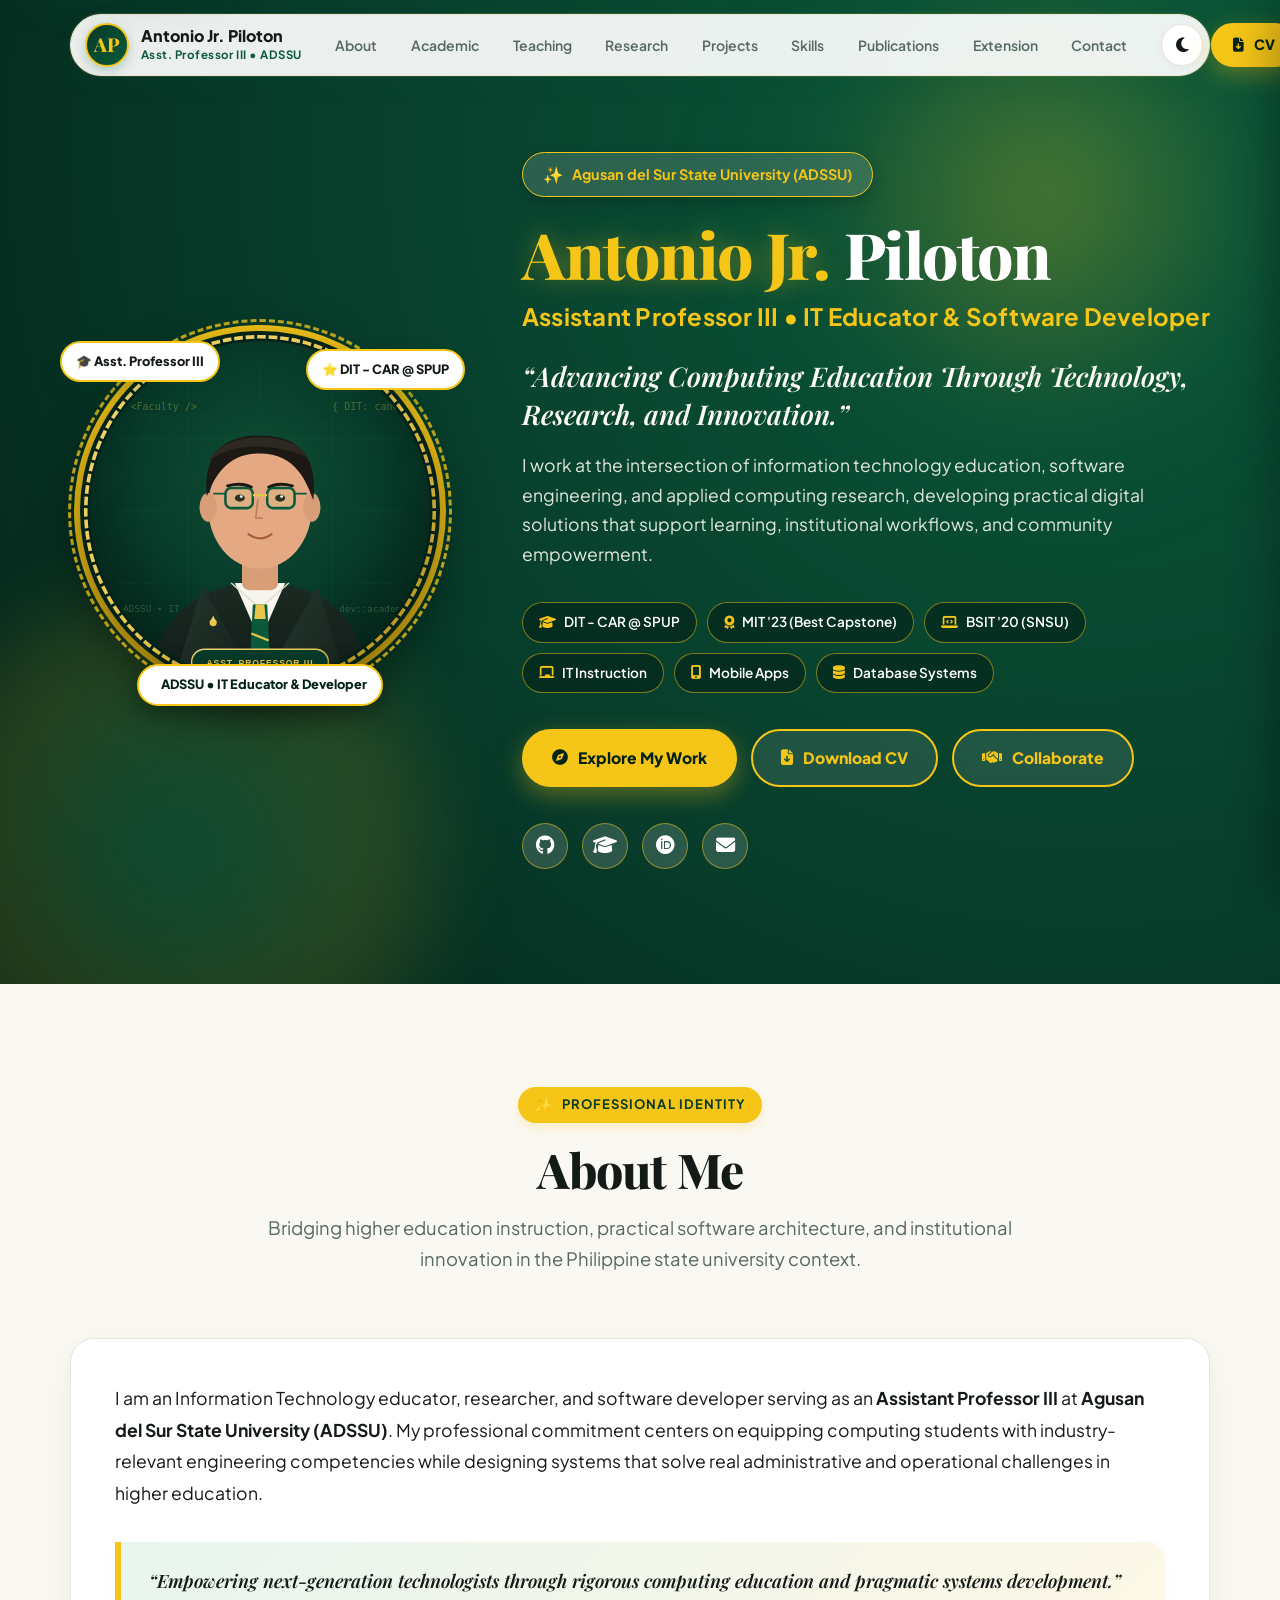
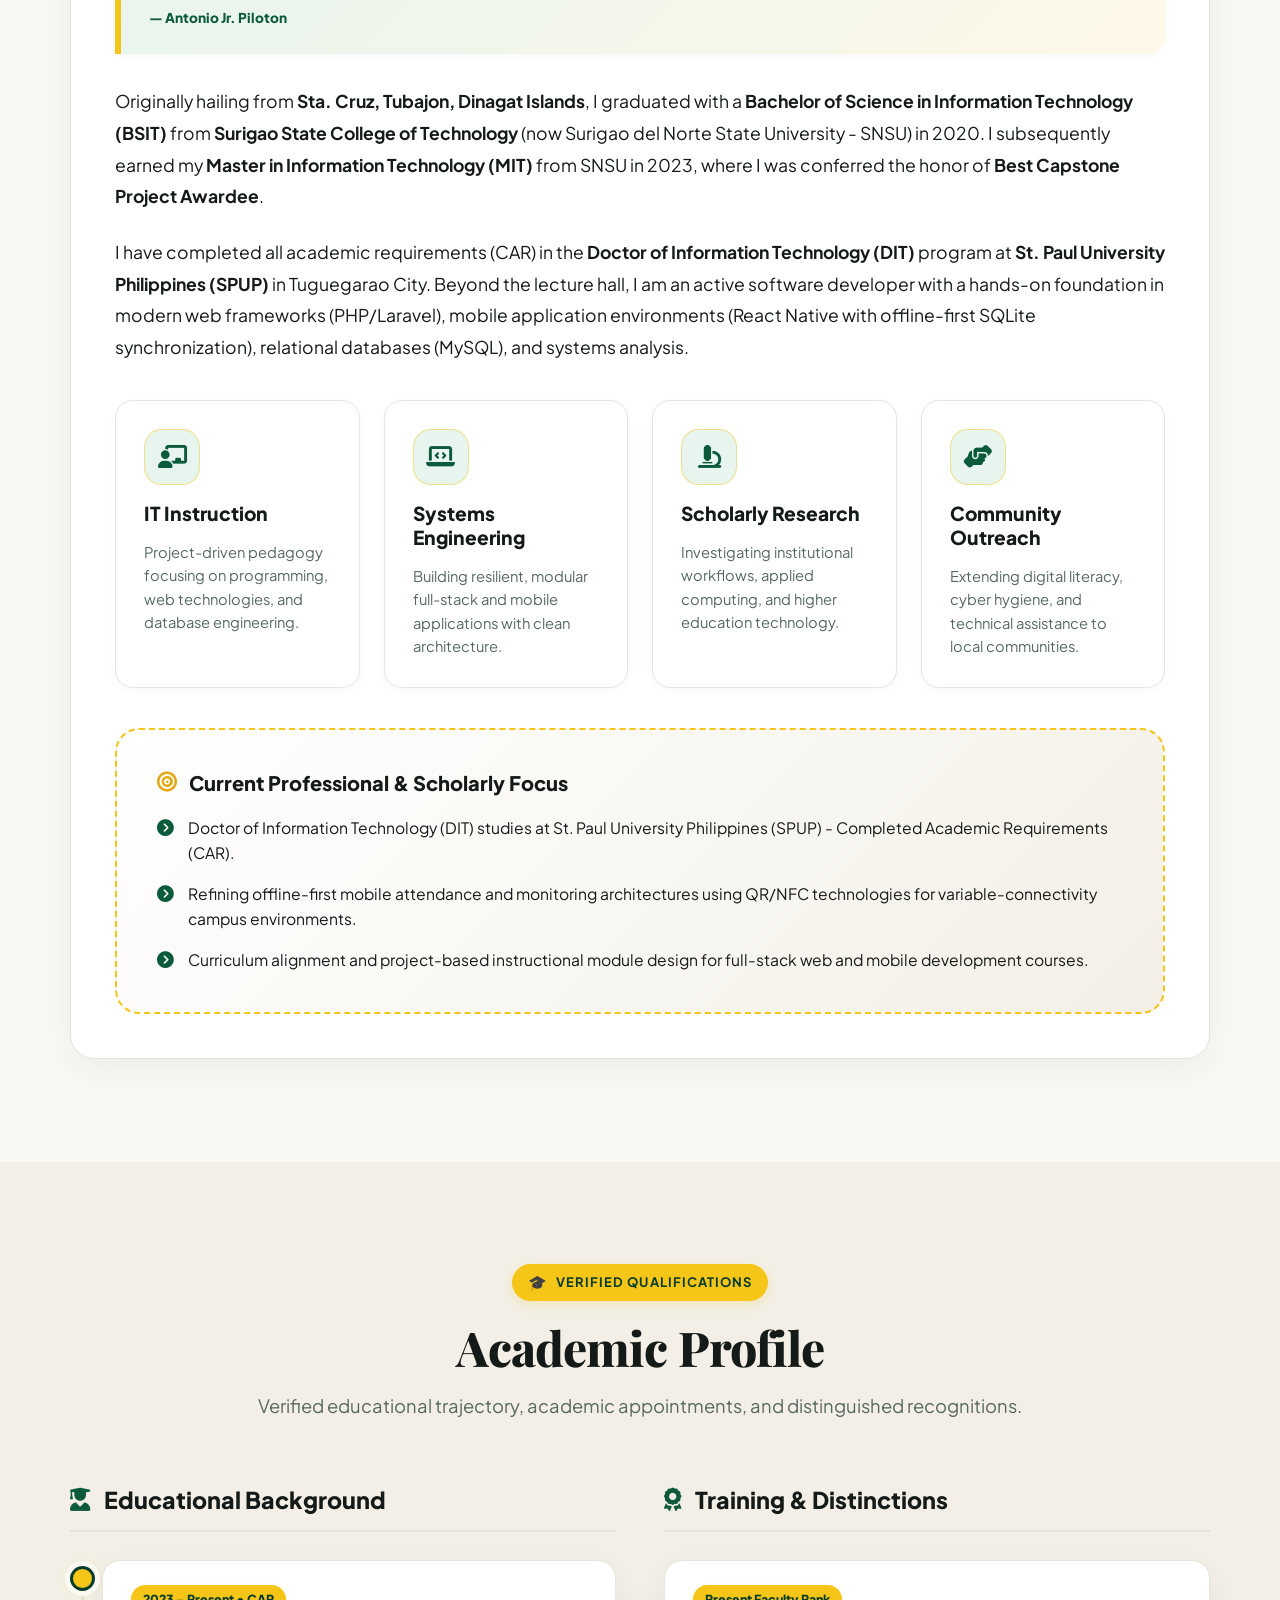
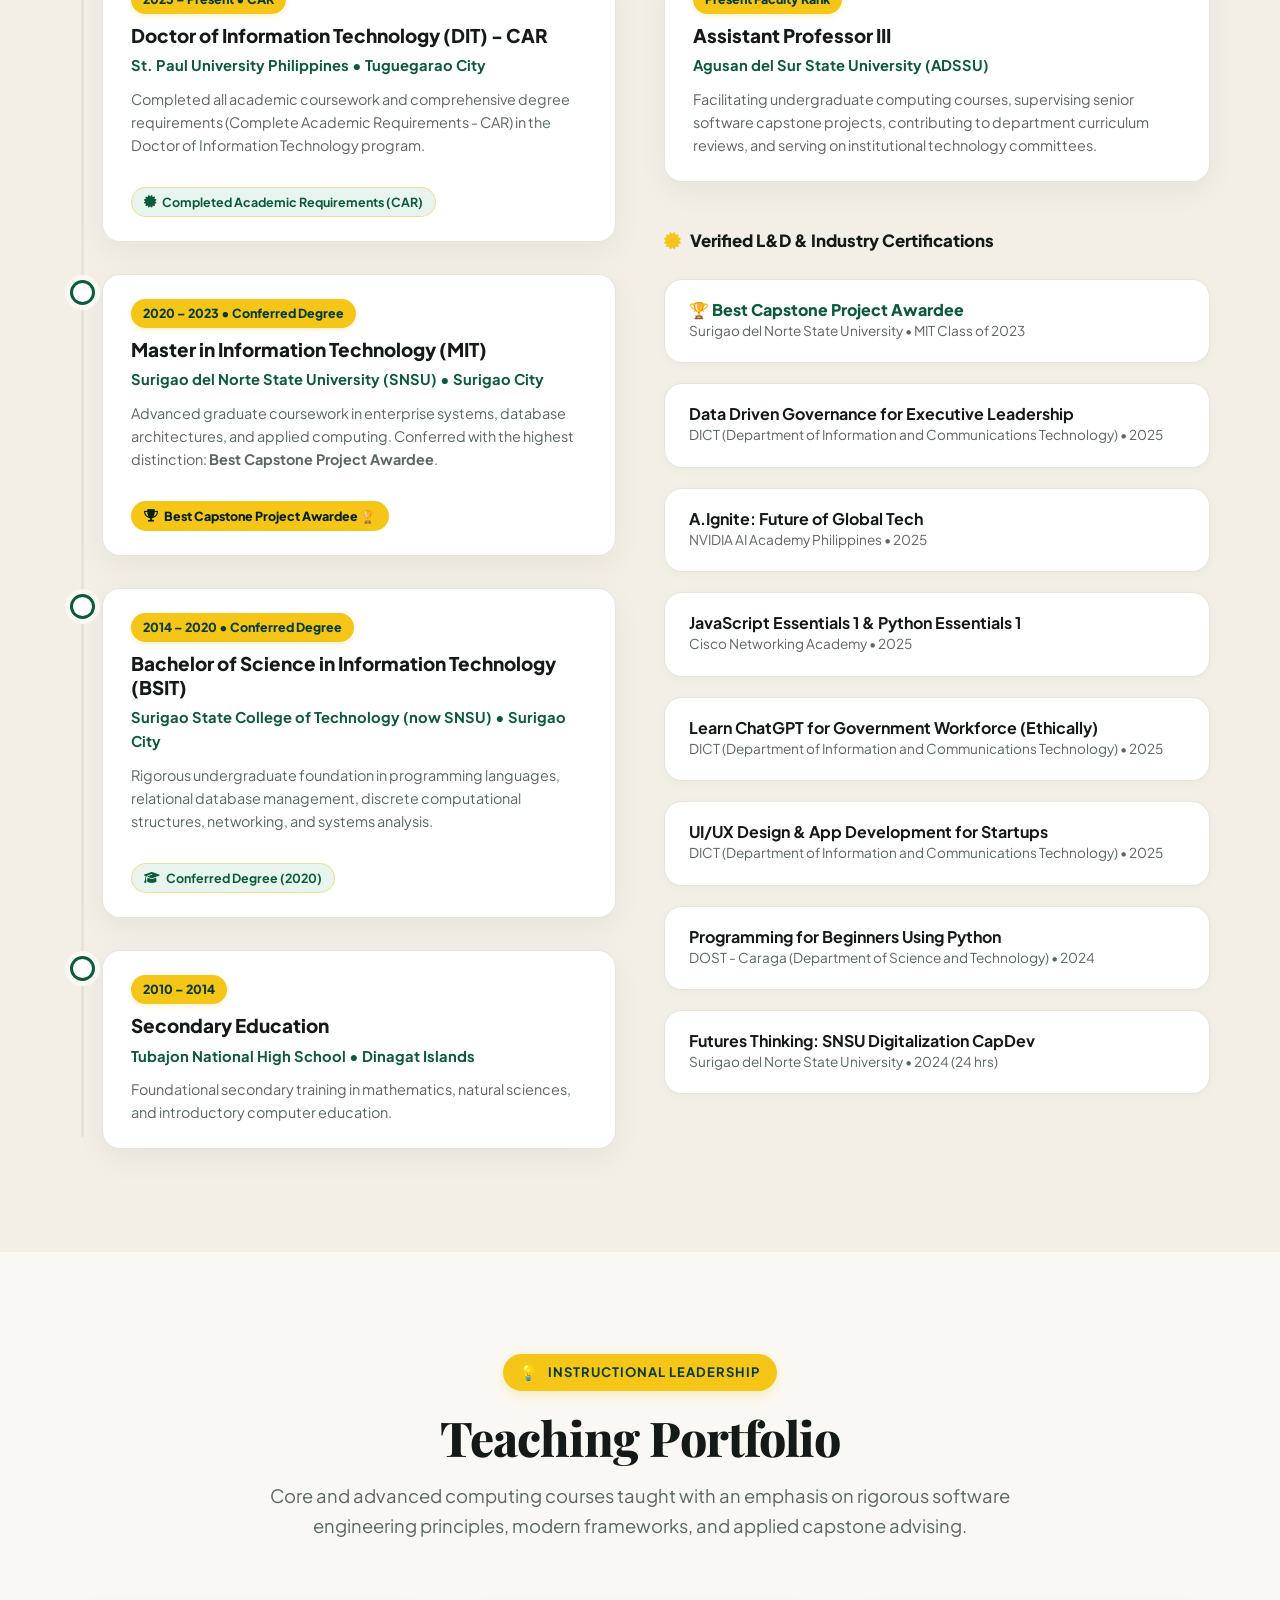
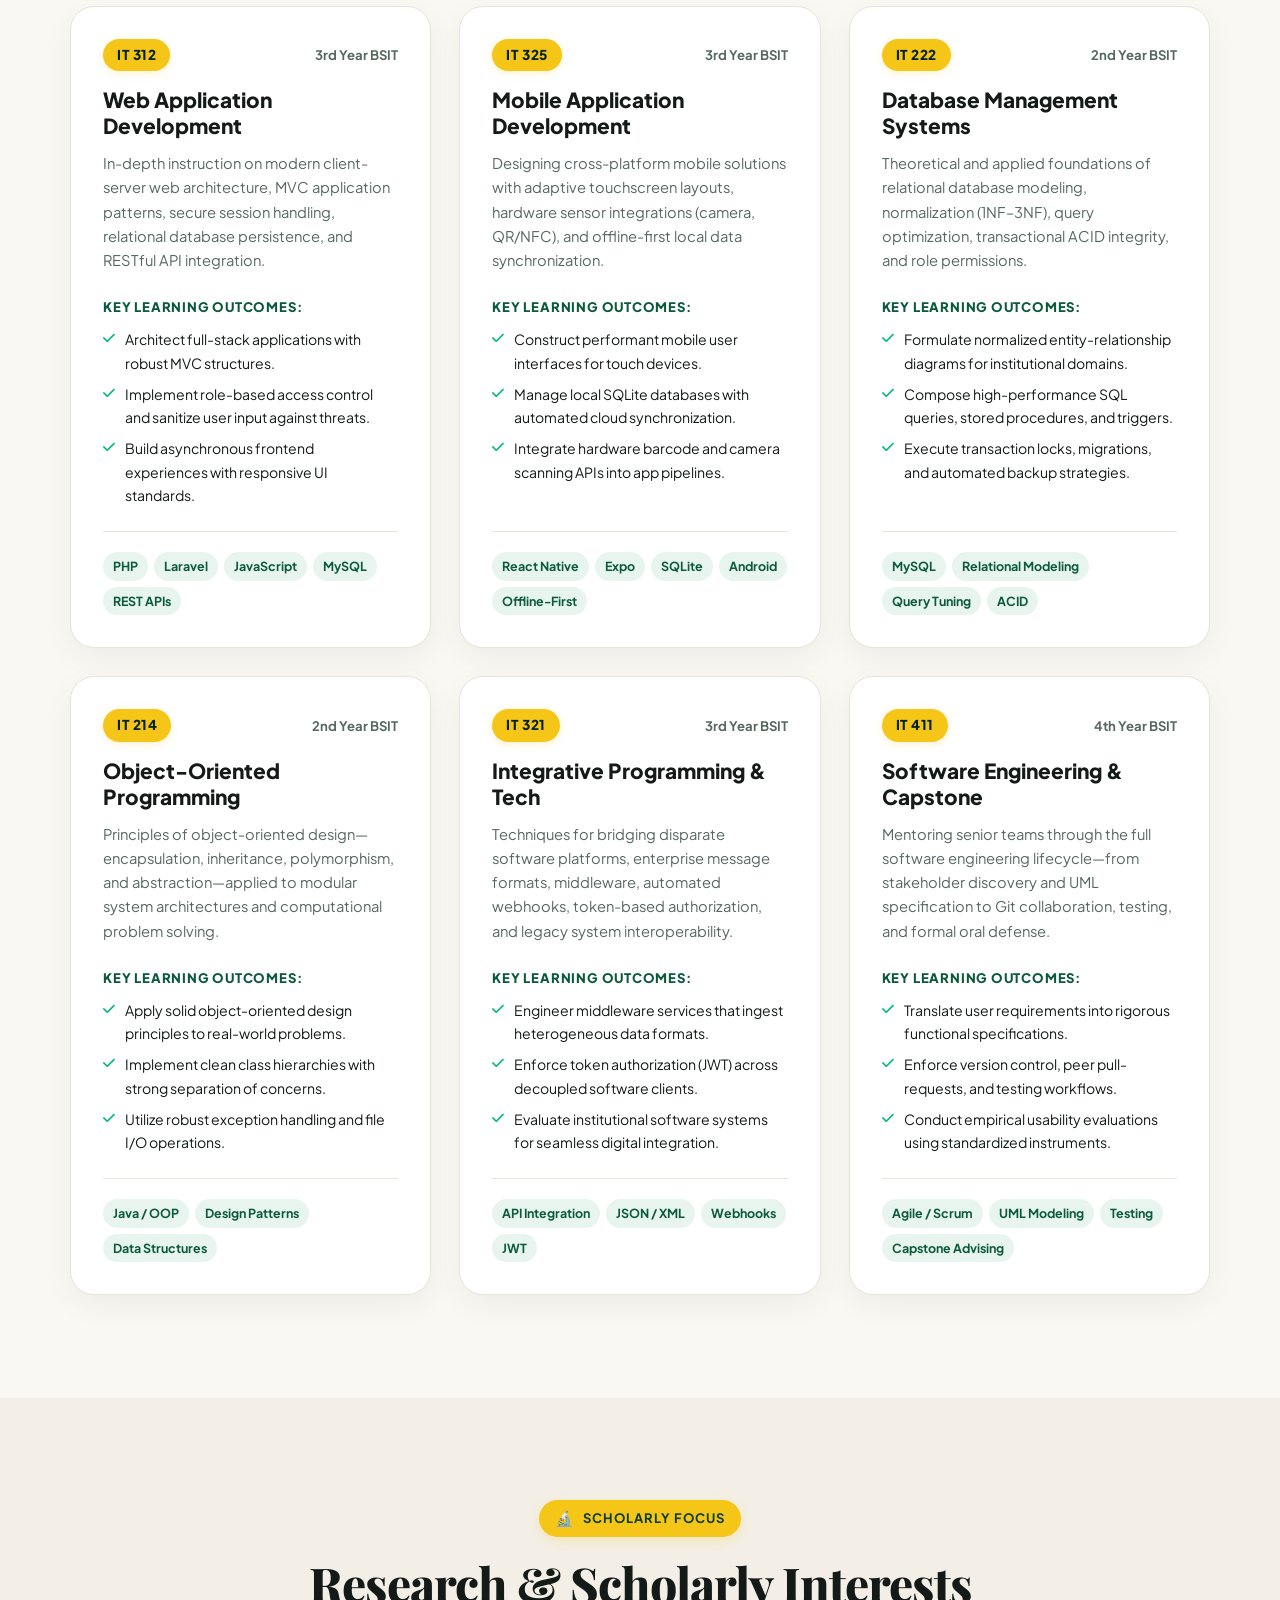
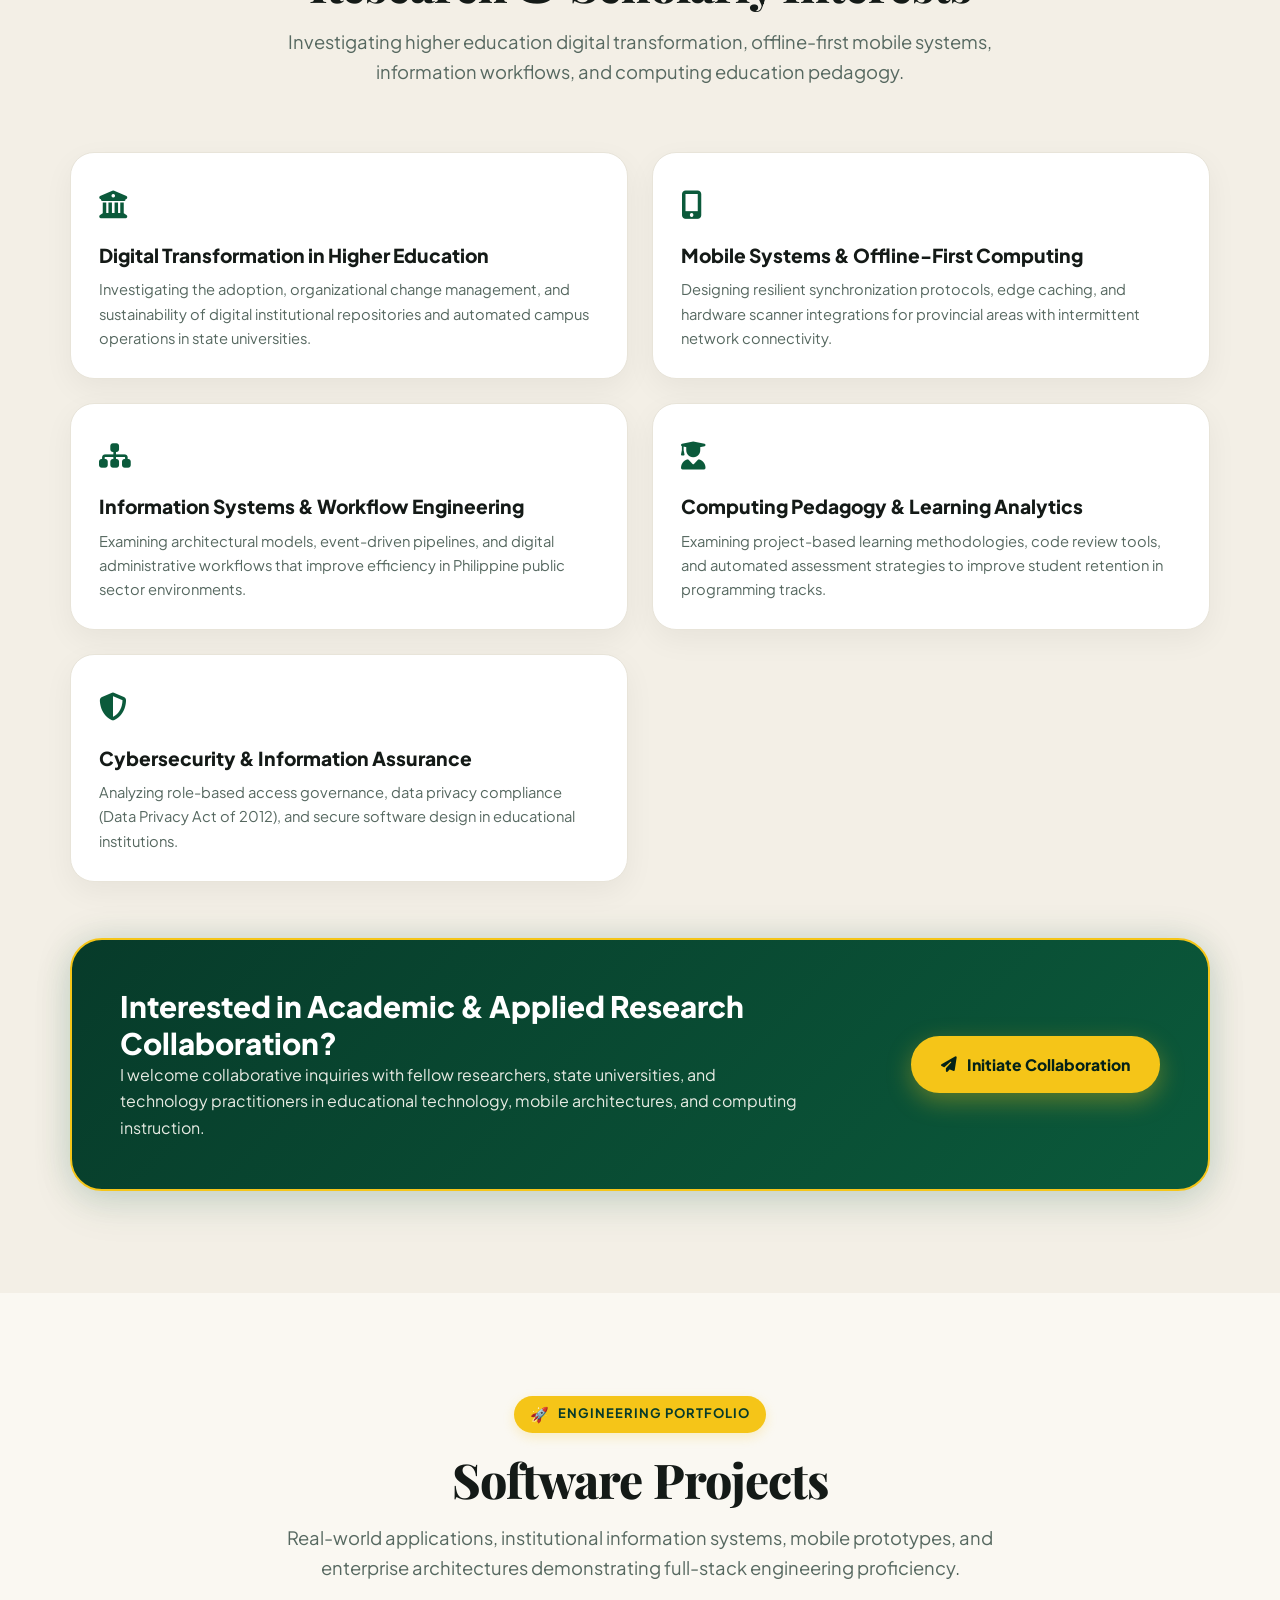
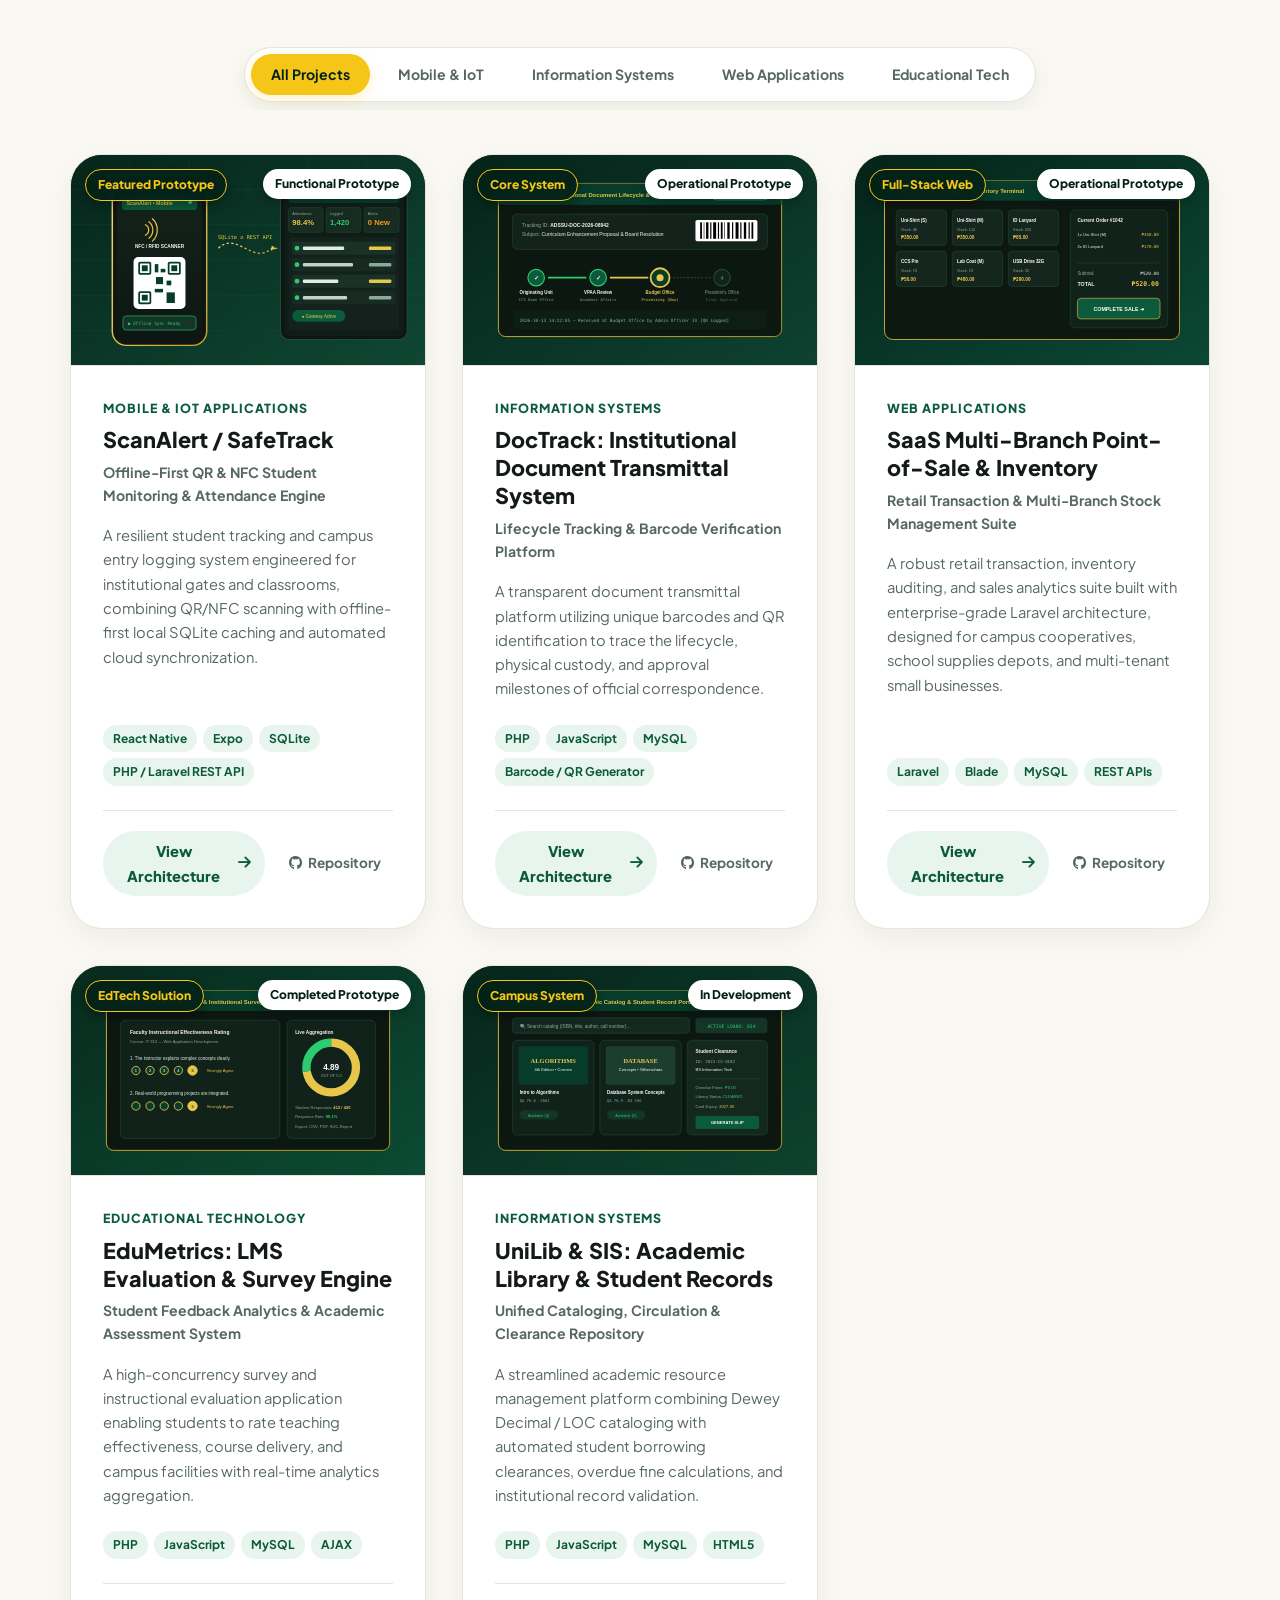
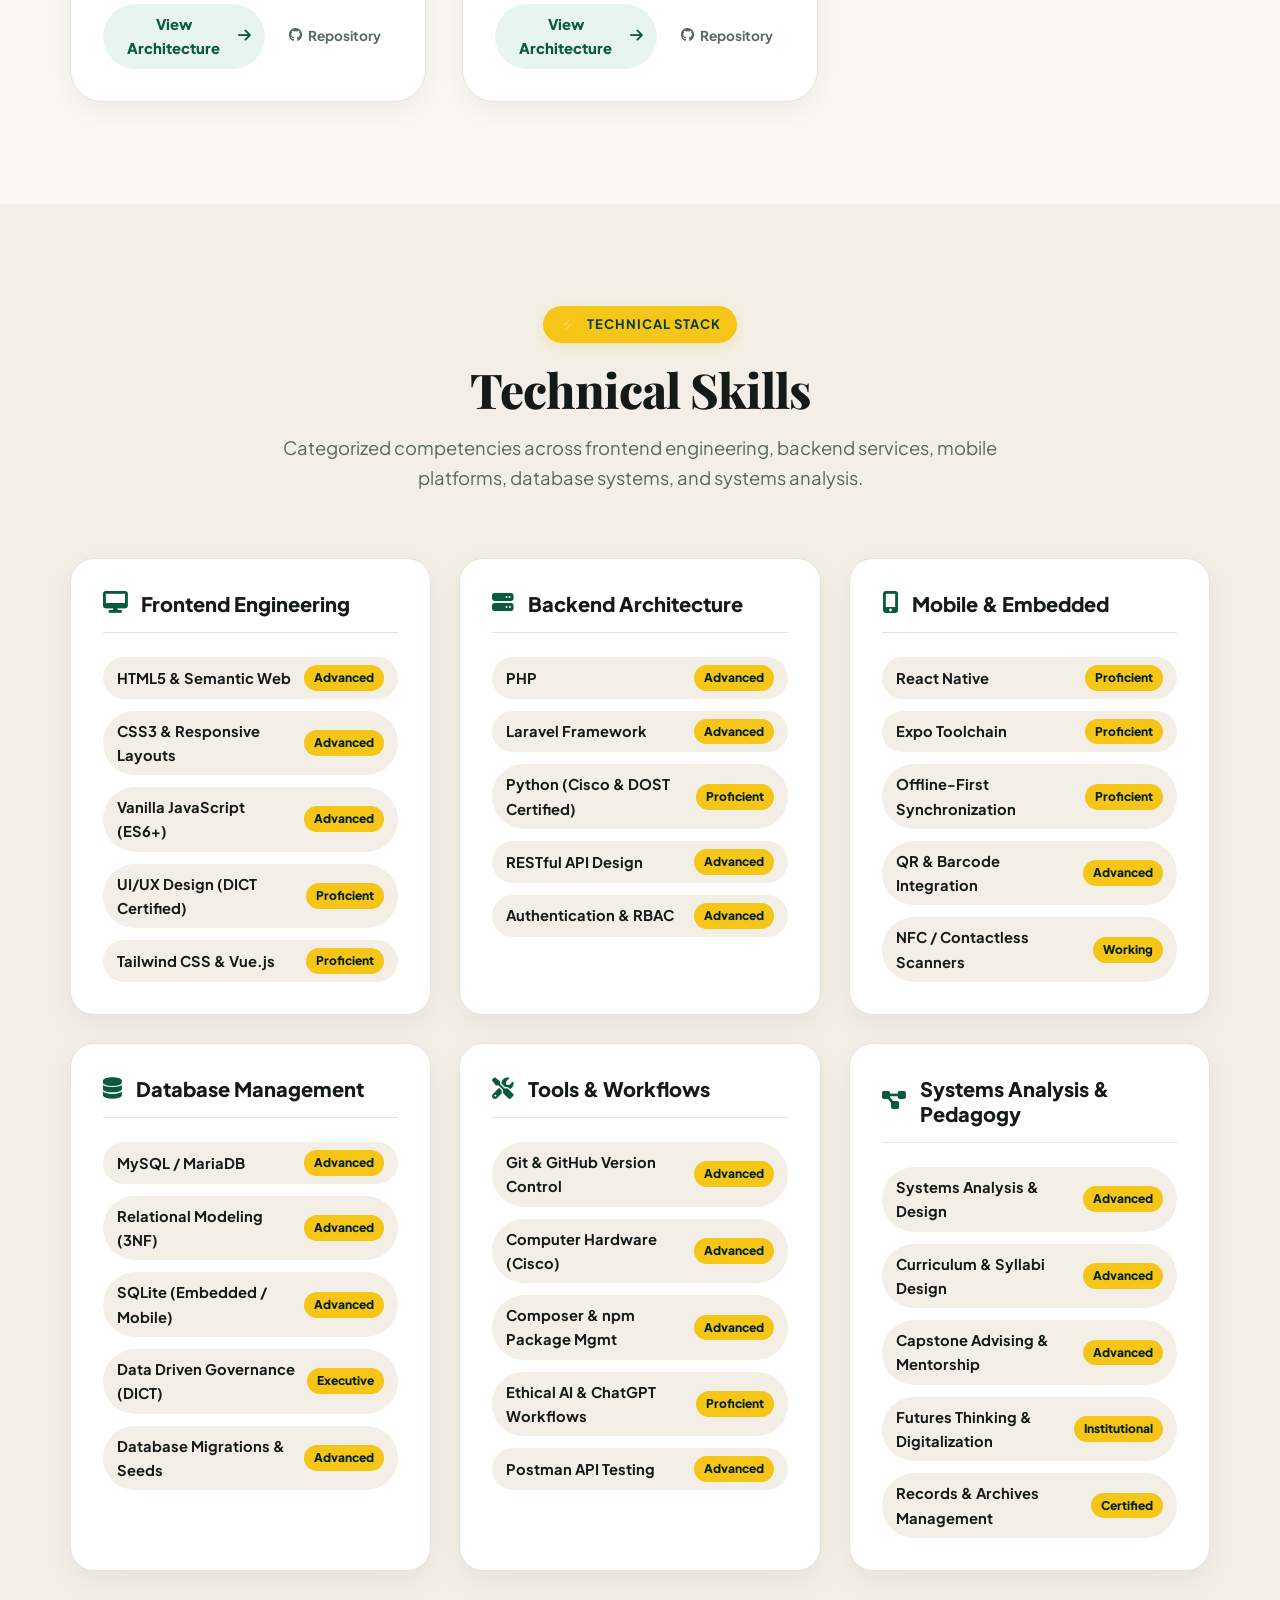
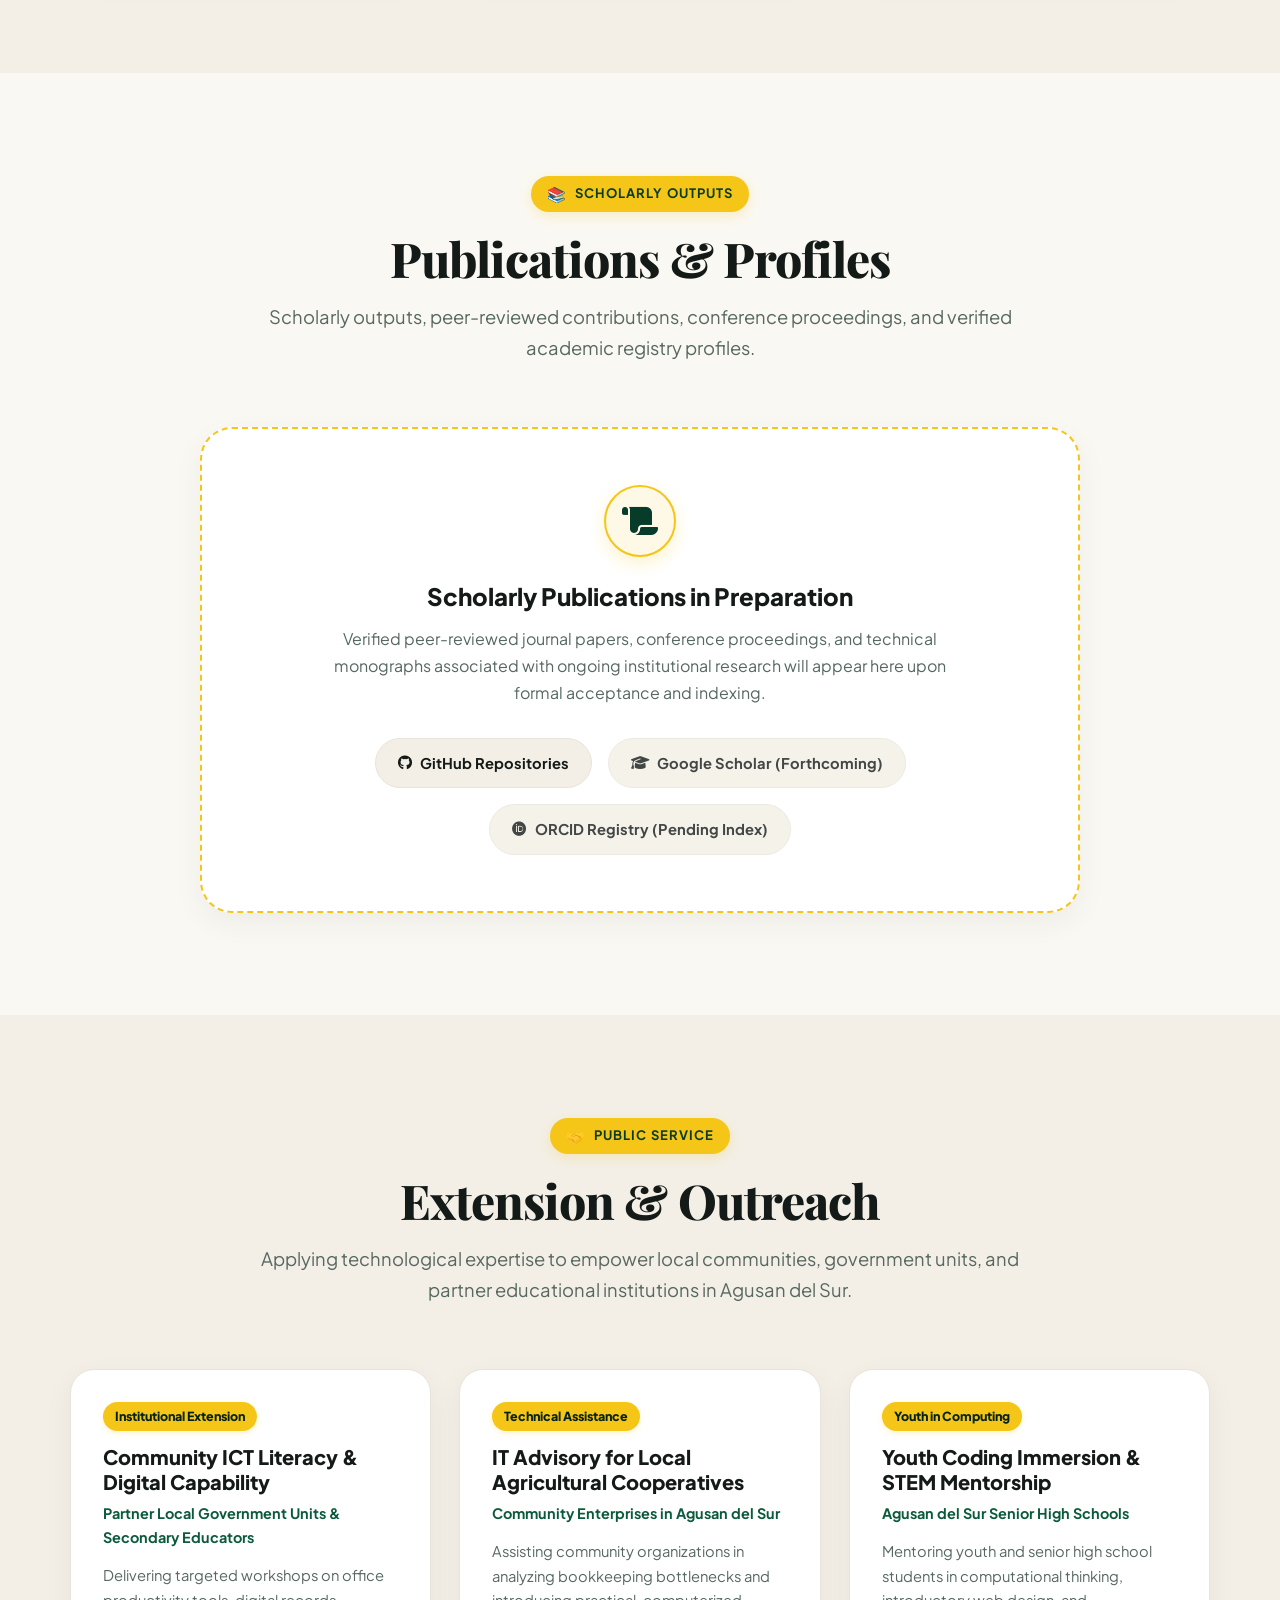
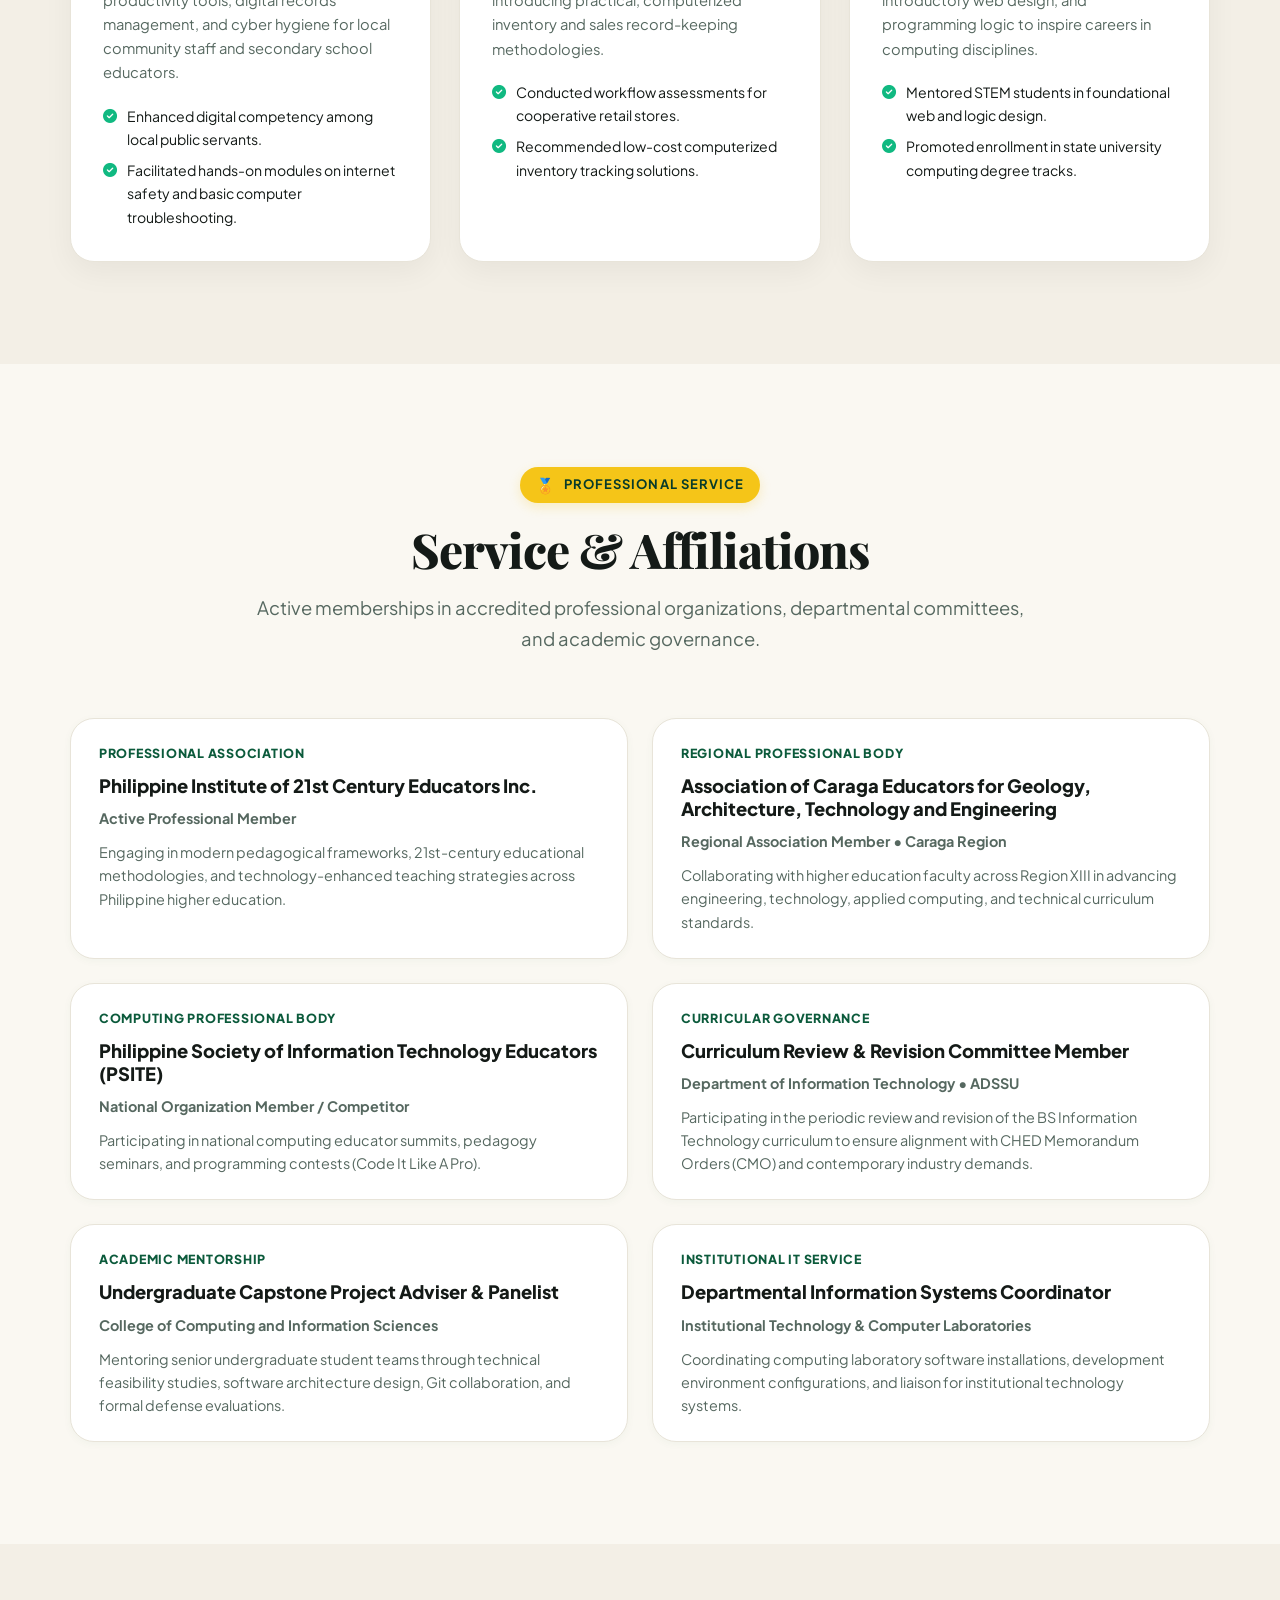
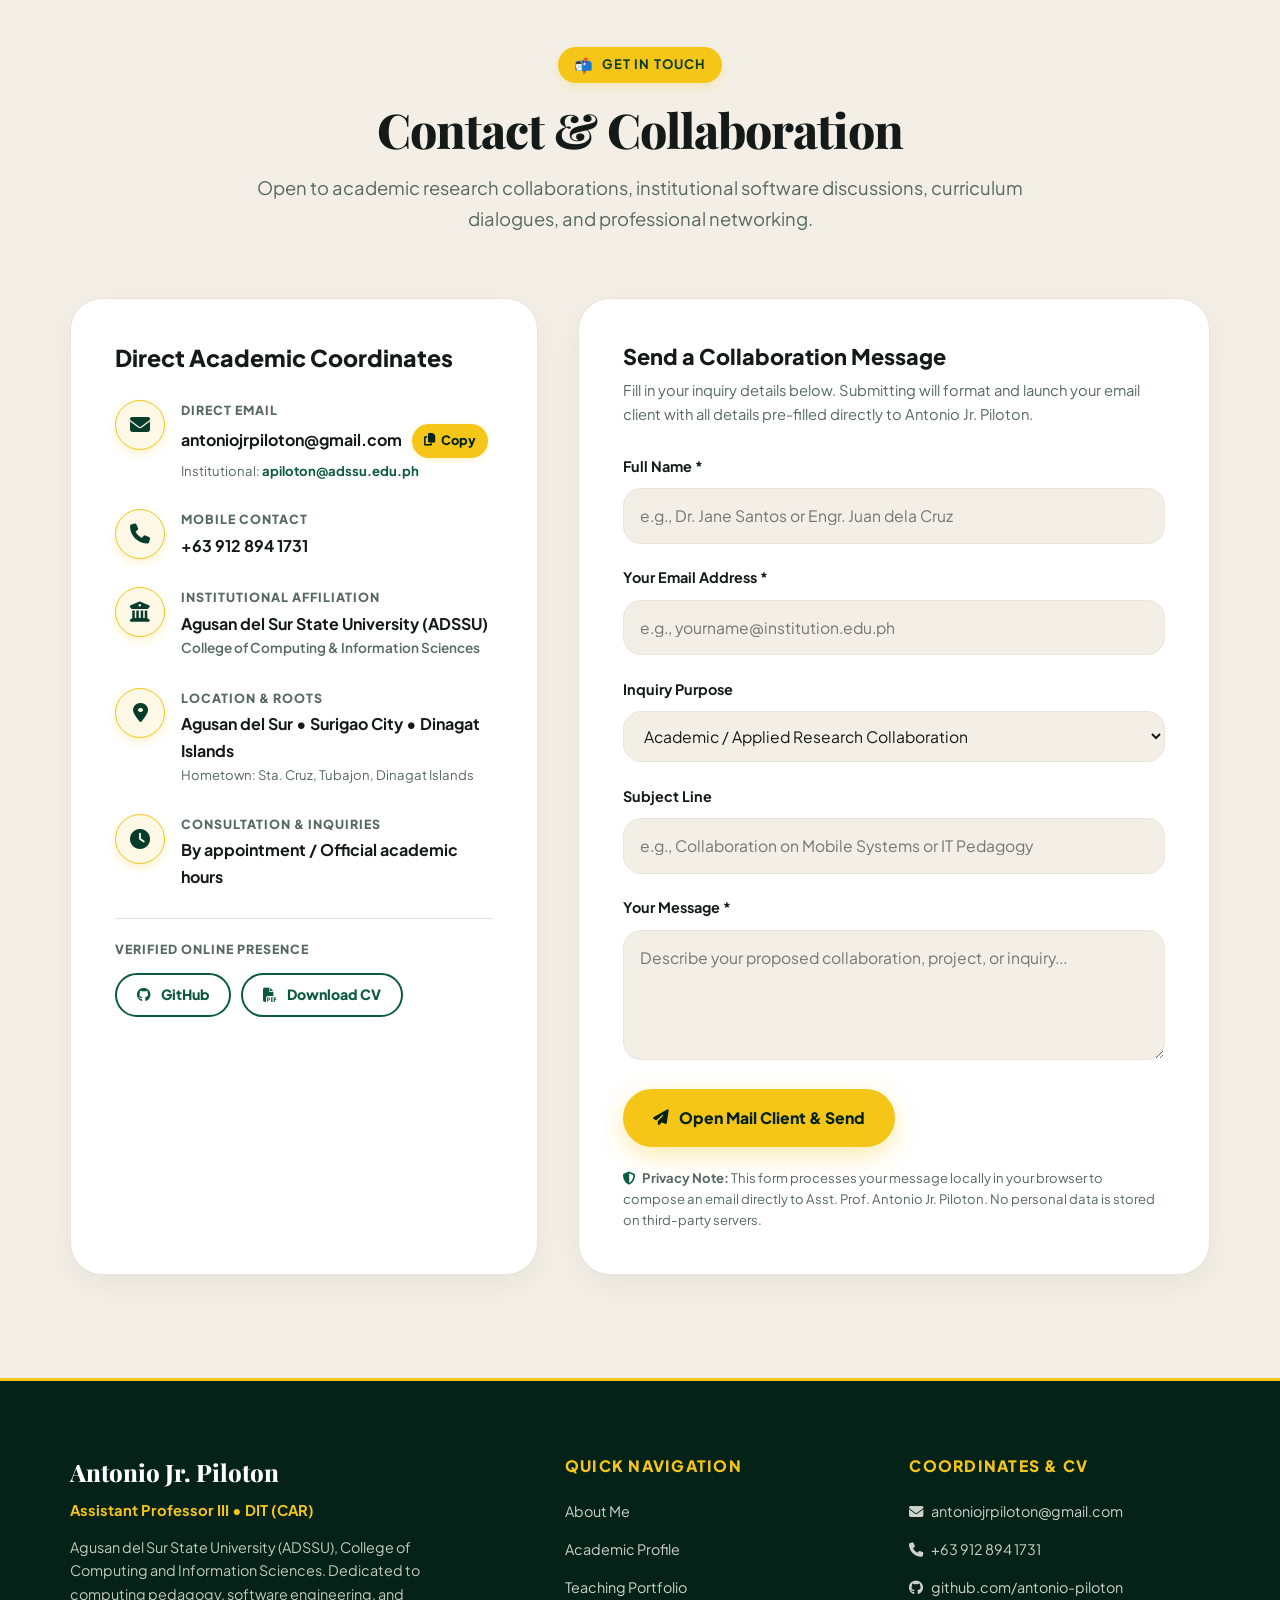
<file: index.html>
<!DOCTYPE html>
<html lang="en">
<head>
  <meta charset="UTF-8" />
  <meta name="viewport" content="width=device-width, initial-scale=1.0" />
  <meta http-equiv="X-UA-Compatible" content="IE=edge" />

  <!-- Primary Meta Tags -->
  <title>Antonio Jr. Piloton | Assistant Professor III &amp; DIT (CAR)</title>
  <meta name="title" content="Antonio Jr. Piloton | Assistant Professor III &amp; DIT (CAR)" />
  <meta name="description" content="Academic, research, and software engineering portfolio of Antonio Jr. Luib Piloton — Assistant Professor III at Agusan del Sur State University (ADSSU), DIT (CAR) at SPUP, MIT (Best Capstone Awardee) &amp; BSIT from Surigao del Norte State University." />
  <meta name="author" content="Antonio Jr. Piloton" />
  <meta name="keywords" content="Antonio Jr. Piloton, Agusan del Sur State University, ADSSU, Surigao del Norte State University, SNSU, Dinagat Islands, Surigao City, Assistant Professor III, DIT CAR, St. Paul University Philippines, SPUP, Software Engineering, IT Education, Cisco, DICT, NVIDIA" />

  <!-- Open Graph / Facebook -->
  <meta property="og:type" content="website" />
  <meta property="og:title" content="Antonio Jr. Piloton | Academic, Research &amp; Technology Portfolio" />
  <meta property="og:description" content="Assistant Professor III at Agusan del Sur State University (ADSSU), DIT (CAR) at SPUP, and Software Engineer." />
  <meta property="og:image" content="assets/images/avatar-placeholder.svg" />

  <!-- Twitter -->
  <meta name="twitter:card" content="summary_large_image" />
  <meta name="twitter:title" content="Antonio Jr. Piloton | Academic, Research &amp; Technology Portfolio" />
  <meta name="twitter:description" content="Assistant Professor III at Agusan del Sur State University (ADSSU), DIT (CAR) at SPUP, and Software Engineer." />
  <meta name="twitter:image" content="assets/images/avatar-placeholder.svg" />

  <!-- Favicon -->
  <link rel="icon" type="image/svg+xml" href="assets/images/favicon.svg" />

  <!-- Google Fonts Preconnect & Stylesheets -->
  <link rel="preconnect" href="https://fonts.googleapis.com" />
  <link rel="preconnect" href="https://fonts.gstatic.com" crossorigin />
  <link href="https://fonts.googleapis.com/css2?family=JetBrains+Mono:wght@400;500;700&family=Playfair+Display:ital,wght@0,600;0,700;0,800;1,600&family=Plus+Jakarta+Sans:wght@400;500;600;700;800&display=swap" rel="stylesheet" />

  <!-- Font Awesome Icons -->
  <link rel="stylesheet" href="https://cdnjs.cloudflare.com/ajax/libs/font-awesome/6.4.0/css/all.min.css" integrity="sha512-iecdLmaskl7CVkqkXNQ/ZH/XLlvWZOJyj7Yy7tcenmpD1ypASozpmT/E0iPtmFIB46ZmdtAc9eNBvH0H/ZpiBw==" crossorigin="anonymous" referrerpolicy="no-referrer" />

  <!-- Core Stylesheet (Canva Style: Emerald Green & Golden Yellow) -->
  <link rel="stylesheet" href="assets/css/styles.css" />

  <!-- Structured Data (JSON-LD) for Academic & Professional SEO -->
  <script type="application/ld+json">
  {
    "@context": "https://schema.org",
    "@type": "Person",
    "name": "Antonio Jr. Piloton",
    "additionalName": "Luib",
    "jobTitle": "Assistant Professor III",
    "worksFor": {
      "@type": "CollegeOrUniversity",
      "name": "Agusan del Sur State University",
      "alternateName": "ADSSU"
    },
    "alumniOf": [
      {
        "@type": "CollegeOrUniversity",
        "name": "St. Paul University Philippines",
        "description": "Doctor of Information Technology - Complete Academic Requirements (CAR)"
      },
      {
        "@type": "CollegeOrUniversity",
        "name": "Surigao del Norte State University",
        "description": "Master in Information Technology (2023) - Best Capstone Project Awardee"
      },
      {
        "@type": "CollegeOrUniversity",
        "name": "Surigao State College of Technology",
        "description": "Bachelor of Science in Information Technology (2020)"
      }
    ],
    "knowsAbout": [
      "Information Technology Education",
      "Software Engineering",
      "Web Application Development",
      "Database Systems",
      "Mobile Applications",
      "Python & JavaScript Programming",
      "Data Driven Governance"
    ],
    "email": "mailto:antoniojrpiloton@gmail.com",
    "telephone": "+639128941731"
  }
  </script>
</head>

<body id="top">
  <!-- Skip Link for Keyboard Accessibility -->
  <a href="#main-content" class="skip-link">Skip to main content</a>

  <!-- ======================================================================
       1. CANVA-STYLE FLOATING PILL NAVBAR
       ====================================================================== -->
  <header class="navbar" role="banner">
    <div class="container">
      <div class="nav-container">
        <!-- Monogram & Identity Brand -->
        <a href="#top" class="nav-brand" aria-label="Antonio Jr. Piloton Homepage">
          <div class="brand-monogram">AP</div>
          <div class="brand-text">
            <span class="brand-name">Antonio Jr. Piloton</span>
            <span class="brand-title">Asst. Professor III • ADSSU</span>
          </div>
        </a>

        <!-- Desktop Navigation Menu -->
        <nav aria-label="Primary Navigation">
          <ul class="nav-menu">
            <li><a href="#about" class="nav-link">About</a></li>
            <li><a href="#academic" class="nav-link">Academic</a></li>
            <li><a href="#teaching" class="nav-link">Teaching</a></li>
            <li><a href="#research" class="nav-link">Research</a></li>
            <li><a href="#projects" class="nav-link">Projects</a></li>
            <li><a href="#skills" class="nav-link">Skills</a></li>
            <li><a href="#publications" class="nav-link">Publications</a></li>
            <li><a href="#extension" class="nav-link">Extension</a></li>
            <li><a href="#contact" class="nav-link">Contact</a></li>
          </ul>
        </nav>

        <!-- Nav Actions (Theme Toggle, Desktop CV, Mobile Hamburger) -->
        <div class="nav-actions">
          <!-- Dark / Light Theme Toggle -->
          <button type="button" class="theme-toggle-btn" aria-label="Toggle Dark/Light Mode">
            <i class="fas fa-moon"></i>
          </button>

          <!-- Desktop CV Download Button -->
          <a href="assets/documents/Antonio-Jr-Piloton-CV.pdf" class="btn btn--primary btn--sm nav-cv-btn download-cv-btn" aria-label="Download Curriculum Vitae">
            <i class="fas fa-file-download"></i>
            <span>CV</span>
          </a>

          <!-- Mobile Navigation Hamburger Toggle -->
          <button type="button" class="mobile-nav-toggle" aria-label="Open mobile menu" aria-expanded="false" aria-controls="mobile-drawer">
            <span class="hamburger-bar"></span>
            <span class="hamburger-bar"></span>
            <span class="hamburger-bar"></span>
          </button>
        </div>
      </div>
    </div>
  </header>

  <!-- Mobile Off-Canvas Drawer Backdrop -->
  <div class="nav-backdrop" aria-hidden="true"></div>

  <!-- Mobile Off-Canvas Drawer Navigation -->
  <aside id="mobile-drawer" class="mobile-drawer" aria-label="Mobile Navigation Menu">
    <div>
      <div class="mobile-drawer-header">
        <div class="mobile-drawer-user">
          <img src="assets/images/avatar-placeholder.svg" alt="Antonio Jr. Piloton" class="mobile-avatar-mini" />
          <div>
            <div class="mobile-user-name">Antonio Jr. Piloton</div>
            <div class="mobile-user-sub">Assistant Professor III</div>
          </div>
        </div>
      </div>

      <nav aria-label="Mobile Menu Links">
        <ul class="mobile-nav-links">
          <li class="mobile-nav-item"><a href="#about"><i class="fas fa-user"></i> <span>About Me</span></a></li>
          <li class="mobile-nav-item"><a href="#academic"><i class="fas fa-graduation-cap"></i> <span>Academic Profile</span></a></li>
          <li class="mobile-nav-item"><a href="#teaching"><i class="fas fa-chalkboard-teacher"></i> <span>Teaching Portfolio</span></a></li>
          <li class="mobile-nav-item"><a href="#research"><i class="fas fa-microscope"></i> <span>Research &amp; Interests</span></a></li>
          <li class="mobile-nav-item"><a href="#projects"><i class="fas fa-laptop-code"></i> <span>Software Projects</span></a></li>
          <li class="mobile-nav-item"><a href="#skills"><i class="fas fa-code"></i> <span>Technical Skills</span></a></li>
          <li class="mobile-nav-item"><a href="#publications"><i class="fas fa-book"></i> <span>Publications</span></a></li>
          <li class="mobile-nav-item"><a href="#extension"><i class="fas fa-hands-helping"></i> <span>Extension &amp; Outreach</span></a></li>
          <li class="mobile-nav-item"><a href="#service"><i class="fas fa-award"></i> <span>Professional Service</span></a></li>
          <li class="mobile-nav-item"><a href="#contact"><i class="fas fa-envelope"></i> <span>Contact &amp; Connect</span></a></li>
        </ul>
      </nav>
    </div>

    <div class="mobile-drawer-footer">
      <a href="assets/documents/Antonio-Jr-Piloton-CV.pdf" class="btn btn--primary btn--full-mobile download-cv-btn">
        <i class="fas fa-file-download"></i>
        <span>Download Full CV (PDF)</span>
      </a>
      <p style="font-size: 0.78rem; text-align: center; color: var(--text-secondary); font-weight: 600;">
        Agusan del Sur State University
      </p>
    </div>
  </aside>

  <!-- ======================================================================
       MAIN CONTENT CONTAINER
       ====================================================================== -->
  <main id="main-content">
    
    <!-- ====================================================================
         2. CANVA-INSPIRED HERO SECTION
         ==================================================================== -->
    <section id="hero" class="hero-section" aria-label="Hero Introduction">
      <!-- Canva Organic Aurora Mesh Glows -->
      <div class="hero-aurora-1" aria-hidden="true"></div>
      <div class="hero-aurora-2" aria-hidden="true"></div>

      <div class="container hero-grid">
        <!-- Hero Portrait Column with Floating Canva Badges -->
        <div class="hero-media-wrapper">
          <div class="hero-portrait-frame">
            <img src="assets/images/avatar-placeholder.svg" alt="Portrait illustration of Antonio Jr. Piloton, Assistant Professor III" class="hero-portrait-img" width="360" height="360" />
            
            <!-- Canva Floating Stickers / Badges -->
            <div class="canva-floating-sticker sticker-top-left">
              <span>🎓 Asst. Professor III</span>
            </div>

            <div class="canva-floating-sticker sticker-top-right">
              <span>⭐ DIT - CAR @ SPUP</span>
            </div>

            <div class="canva-floating-sticker sticker-bottom-pill">
              <span class="status-indicator"></span>
              <span>ADSSU • IT Educator &amp; Developer</span>
            </div>
          </div>
        </div>

        <!-- Hero Content Column -->
        <div class="hero-content">
          <div class="hero-affiliation-badge">
            <span class="canva-sparkle">✨</span>
            <span>Agusan del Sur State University (ADSSU)</span>
          </div>

          <h1 class="hero-name">
            <span class="highlight-gold">Antonio Jr.</span> Piloton
          </h1>
          <div class="hero-designation">Assistant Professor III • IT Educator &amp; Software Developer</div>

          <p class="hero-headline">
            &ldquo;Advancing Computing Education Through Technology, Research, and Innovation.&rdquo;
          </p>

          <p class="hero-tagline">
            I work at the intersection of information technology education, software engineering, and applied computing research, developing practical digital solutions that support learning, institutional workflows, and community empowerment.
          </p>

          <!-- Canva Expertise Badges / Chips -->
          <div class="hero-chips" aria-label="Core Specializations">
            <span class="hero-chip"><i class="fas fa-graduation-cap"></i> DIT - CAR @ SPUP</span>
            <span class="hero-chip"><i class="fas fa-award"></i> MIT '23 (Best Capstone)</span>
            <span class="hero-chip"><i class="fas fa-laptop-code"></i> BSIT '20 (SNSU)</span>
            <span class="hero-chip"><i class="fas fa-chalkboard"></i> IT Instruction</span>
            <span class="hero-chip"><i class="fas fa-mobile-alt"></i> Mobile Apps</span>
            <span class="hero-chip"><i class="fas fa-database"></i> Database Systems</span>
          </div>

          <!-- Hero Action CTAs -->
          <div class="hero-actions">
            <a href="#projects" class="btn btn--primary">
              <i class="fas fa-compass"></i>
              <span>Explore My Work</span>
            </a>
            <a href="assets/documents/Antonio-Jr-Piloton-CV.pdf" class="btn btn--outline-gold download-cv-btn">
              <i class="fas fa-file-download"></i>
              <span>Download CV</span>
            </a>
            <a href="#contact" class="btn btn--outline-gold">
              <i class="fas fa-handshake"></i>
              <span>Collaborate</span>
            </a>
          </div>

          <!-- Social & Scholarly Profile Links -->
          <div class="hero-socials" aria-label="Professional and Scholarly Links">
            <a href="https://github.com/antonio-piloton" target="_blank" rel="noopener noreferrer" class="hero-social-link" aria-label="GitHub Profile">
              <i class="fab fa-github"></i>
            </a>
            <a href="#publications" class="hero-social-link" aria-label="Google Scholar (Configurable)">
              <i class="fas fa-graduation-cap"></i>
            </a>
            <a href="#publications" class="hero-social-link" aria-label="ORCID Registry">
              <i class="fab fa-orcid"></i>
            </a>
            <a href="#contact" class="hero-social-link" aria-label="Email Antonio Jr. Piloton">
              <i class="fas fa-envelope"></i>
            </a>
          </div>
        </div>
      </div>
    </section>

    <!-- ====================================================================
         3. CANVA BENTO BOX: ABOUT ME SECTION
         ==================================================================== -->
    <section id="about" class="section" aria-label="About Antonio Jr. Piloton">
      <div class="container">
        <header class="section-header">
          <span class="section-eyebrow">
            <span class="canva-sparkle">✨</span> Professional Identity
          </span>
          <h2 class="section-title">About Me</h2>
          <p class="section-subtitle">Bridging higher education instruction, practical software architecture, and institutional innovation in the Philippine state university context.</p>
        </header>

        <div class="about-bento-grid">
          <!-- Main Narrative Bio Card -->
          <article class="canva-bento-card">
            <p class="bio-paragraph">
              I am an Information Technology educator, researcher, and software developer serving as an <strong>Assistant Professor III</strong> at <strong>Agusan del Sur State University (ADSSU)</strong>. My professional commitment centers on equipping computing students with industry-relevant engineering competencies while designing systems that solve real administrative and operational challenges in higher education.
            </p>

            <div class="about-quote-box">
              <p class="quote-text">&ldquo;Empowering next-generation technologists through rigorous computing education and pragmatic systems development.&rdquo;</p>
              <span class="quote-author">— Antonio Jr. Piloton</span>
            </div>

            <p class="bio-paragraph">
              Originally hailing from <strong>Sta. Cruz, Tubajon, Dinagat Islands</strong>, I graduated with a <strong>Bachelor of Science in Information Technology (BSIT)</strong> from <strong>Surigao State College of Technology</strong> (now Surigao del Norte State University - SNSU) in 2020. I subsequently earned my <strong>Master in Information Technology (MIT)</strong> from SNSU in 2023, where I was conferred the honor of <strong>Best Capstone Project Awardee</strong>.
            </p>

            <p class="bio-paragraph">
              I have completed all academic requirements (CAR) in the <strong>Doctor of Information Technology (DIT)</strong> program at <strong>St. Paul University Philippines (SPUP)</strong> in Tuguegarao City. Beyond the lecture hall, I am an active software developer with a hands-on foundation in modern web frameworks (PHP/Laravel), mobile application environments (React Native with offline-first SQLite synchronization), relational databases (MySQL), and systems analysis.
            </p>

            <!-- Four Pillars of Academic & Professional Work -->
            <div class="pillars-grid">
              <div class="pillar-card">
                <div class="pillar-icon-wrap"><i class="fas fa-chalkboard-teacher"></i></div>
                <h3 class="pillar-title">IT Instruction</h3>
                <p class="pillar-desc">Project-driven pedagogy focusing on programming, web technologies, and database engineering.</p>
              </div>

              <div class="pillar-card">
                <div class="pillar-icon-wrap"><i class="fas fa-laptop-code"></i></div>
                <h3 class="pillar-title">Systems Engineering</h3>
                <p class="pillar-desc">Building resilient, modular full-stack and mobile applications with clean architecture.</p>
              </div>

              <div class="pillar-card">
                <div class="pillar-icon-wrap"><i class="fas fa-microscope"></i></div>
                <h3 class="pillar-title">Scholarly Research</h3>
                <p class="pillar-desc">Investigating institutional workflows, applied computing, and higher education technology.</p>
              </div>

              <div class="pillar-card">
                <div class="pillar-icon-wrap"><i class="fas fa-hands-helping"></i></div>
                <h3 class="pillar-title">Community Outreach</h3>
                <p class="pillar-desc">Extending digital literacy, cyber hygiene, and technical assistance to local communities.</p>
              </div>
            </div>

            <!-- Current Focus -->
            <div class="focus-box">
              <h3 class="focus-heading"><i class="fas fa-bullseye"></i> Current Professional &amp; Scholarly Focus</h3>
              <ul class="focus-list">
                <li class="focus-item">
                  <i class="fas fa-chevron-circle-right"></i>
                  <span>Doctor of Information Technology (DIT) studies at St. Paul University Philippines (SPUP) - Completed Academic Requirements (CAR).</span>
                </li>
                <li class="focus-item">
                  <i class="fas fa-chevron-circle-right"></i>
                  <span>Refining offline-first mobile attendance and monitoring architectures using QR/NFC technologies for variable-connectivity campus environments.</span>
                </li>
                <li class="focus-item">
                  <i class="fas fa-chevron-circle-right"></i>
                  <span>Curriculum alignment and project-based instructional module design for full-stack web and mobile development courses.</span>
                </li>
              </ul>
            </div>
          </article>
        </div>
      </div>
    </section>

    <!-- ====================================================================
         4. ACADEMIC PROFILE & TIMELINE (FROM OFFICIAL PDS CS FORM 212)
         ==================================================================== -->
    <section id="academic" class="section section--alt" aria-label="Academic Background">
      <div class="container">
        <header class="section-header">
          <span class="section-eyebrow">
            <span class="canva-sparkle">🎓</span> Verified Qualifications
          </span>
          <h2 class="section-title">Academic Profile</h2>
          <p class="section-subtitle">Verified educational trajectory, academic appointments, and distinguished recognitions.</p>
        </header>

        <div class="timeline-section-grid">
          <!-- Column 1: Academic Education -->
          <div class="timeline-column">
            <div class="column-header">
              <i class="fas fa-user-graduate"></i>
              <h3 class="column-title">Educational Background</h3>
            </div>

            <div class="timeline-list">
              <!-- Item 1: DIT Studies -->
              <div class="timeline-item active-marker">
                <div class="timeline-marker"></div>
                <div class="timeline-card">
                  <span class="timeline-period">2023 – Present • CAR</span>
                  <h4 class="timeline-title">Doctor of Information Technology (DIT) - CAR</h4>
                  <div class="timeline-institution">St. Paul University Philippines • Tuguegarao City</div>
                  <p class="timeline-desc">
                    Completed all academic coursework and comprehensive degree requirements (Complete Academic Requirements - CAR) in the Doctor of Information Technology program.
                  </p>
                  <span class="timeline-badge"><i class="fas fa-certificate"></i> Completed Academic Requirements (CAR)</span>
                </div>
              </div>

              <!-- Item 2: MIT Degree -->
              <div class="timeline-item">
                <div class="timeline-marker"></div>
                <div class="timeline-card">
                  <span class="timeline-period">2020 – 2023 • Conferred Degree</span>
                  <h4 class="timeline-title">Master in Information Technology (MIT)</h4>
                  <div class="timeline-institution">Surigao del Norte State University (SNSU) • Surigao City</div>
                  <p class="timeline-desc">
                    Advanced graduate coursework in enterprise systems, database architectures, and applied computing. Conferred with the highest distinction: <strong>Best Capstone Project Awardee</strong>.
                  </p>
                  <span class="timeline-badge" style="background: var(--color-gold); color: var(--color-forest-dark); font-weight: 800;">
                    <i class="fas fa-trophy"></i> Best Capstone Project Awardee 🏆
                  </span>
                </div>
              </div>

              <!-- Item 3: BSIT Degree -->
              <div class="timeline-item">
                <div class="timeline-marker"></div>
                <div class="timeline-card">
                  <span class="timeline-period">2014 – 2020 • Conferred Degree</span>
                  <h4 class="timeline-title">Bachelor of Science in Information Technology (BSIT)</h4>
                  <div class="timeline-institution">Surigao State College of Technology (now SNSU) • Surigao City</div>
                  <p class="timeline-desc">
                    Rigorous undergraduate foundation in programming languages, relational database management, discrete computational structures, networking, and systems analysis.
                  </p>
                  <span class="timeline-badge"><i class="fas fa-graduation-cap"></i> Conferred Degree (2020)</span>
                </div>
              </div>

              <!-- Item 4: Secondary Education -->
              <div class="timeline-item">
                <div class="timeline-marker"></div>
                <div class="timeline-card">
                  <span class="timeline-period">2010 – 2014</span>
                  <h4 class="timeline-title">Secondary Education</h4>
                  <div class="timeline-institution">Tubajon National High School • Dinagat Islands</div>
                  <p class="timeline-desc">
                    Foundational secondary training in mathematics, natural sciences, and introductory computer education.
                  </p>
                </div>
              </div>
            </div>
          </div>

          <!-- Column 2: Academic Appointments & Verified L&D Training Certifications -->
          <div class="timeline-column">
            <div class="column-header">
              <i class="fas fa-award"></i>
              <h3 class="column-title">Training &amp; Distinctions</h3>
            </div>

            <!-- Current Academic Rank -->
            <div class="timeline-card" style="margin-bottom: 1.25rem;">
              <span class="timeline-period">Present Faculty Rank</span>
              <h4 class="timeline-title">Assistant Professor III</h4>
              <div class="timeline-institution">Agusan del Sur State University (ADSSU)</div>
              <p class="timeline-desc">
                Facilitating undergraduate computing courses, supervising senior software capstone projects, contributing to department curriculum reviews, and serving on institutional technology committees.
              </p>
            </div>

            <!-- Verified Training Certifications (From Civil Service PDS) -->
            <div>
              <h4 style="font-size: 1.05rem; font-weight: 800; color: var(--text-main); margin-bottom: 0.85rem;">
                <i class="fas fa-certificate" style="color: var(--color-gold); margin-right: 6px;"></i> Verified L&amp;D &amp; Industry Certifications
              </h4>
              <div class="cert-grid">
                <div class="cert-card">
                  <div class="cert-info">
                    <h4 style="color: var(--color-emerald); font-weight: 800;">🏆 Best Capstone Project Awardee</h4>
                    <p>Surigao del Norte State University • MIT Class of 2023</p>
                  </div>
                </div>
                <div class="cert-card">
                  <div class="cert-info">
                    <h4>Data Driven Governance for Executive Leadership</h4>
                    <p>DICT (Department of Information and Communications Technology) • 2025</p>
                  </div>
                </div>
                <div class="cert-card">
                  <div class="cert-info">
                    <h4>A.Ignite: Future of Global Tech</h4>
                    <p>NVIDIA AI Academy Philippines • 2025</p>
                  </div>
                </div>
                <div class="cert-card">
                  <div class="cert-info">
                    <h4>JavaScript Essentials 1 &amp; Python Essentials 1</h4>
                    <p>Cisco Networking Academy • 2025</p>
                  </div>
                </div>
                <div class="cert-card">
                  <div class="cert-info">
                    <h4>Learn ChatGPT for Government Workforce (Ethically)</h4>
                    <p>DICT (Department of Information and Communications Technology) • 2025</p>
                  </div>
                </div>
                <div class="cert-card">
                  <div class="cert-info">
                    <h4>UI/UX Design &amp; App Development for Startups</h4>
                    <p>DICT (Department of Information and Communications Technology) • 2025</p>
                  </div>
                </div>
                <div class="cert-card">
                  <div class="cert-info">
                    <h4>Programming for Beginners Using Python</h4>
                    <p>DOST - Caraga (Department of Science and Technology) • 2024</p>
                  </div>
                </div>
                <div class="cert-card">
                  <div class="cert-info">
                    <h4>Futures Thinking: SNSU Digitalization CapDev</h4>
                    <p>Surigao del Norte State University • 2024 (24 hrs)</p>
                  </div>
                </div>
              </div>
            </div>
          </div>
        </div>
      </div>
    </section>

    <!-- ====================================================================
         5. TEACHING PORTFOLIO
         ==================================================================== -->
    <section id="teaching" class="section" aria-label="Teaching Portfolio">
      <div class="container">
        <header class="section-header">
          <span class="section-eyebrow">
            <span class="canva-sparkle">💡</span> Instructional Leadership
          </span>
          <h2 class="section-title">Teaching Portfolio</h2>
          <p class="section-subtitle">Core and advanced computing courses taught with an emphasis on rigorous software engineering principles, modern frameworks, and applied capstone advising.</p>
        </header>

        <div class="teaching-grid">
          <!-- Course 1 -->
          <article class="course-card">
            <div>
              <div class="course-header">
                <span class="course-code-badge">IT 312</span>
                <span class="course-level">3rd Year BSIT</span>
              </div>
              <h3 class="course-title">Web Application Development</h3>
              <p class="course-desc">
                In-depth instruction on modern client-server web architecture, MVC application patterns, secure session handling, relational database persistence, and RESTful API integration.
              </p>
              <div class="course-outcomes-title">Key Learning Outcomes:</div>
              <ul class="course-outcomes-list">
                <li><i class="fas fa-check"></i> <span>Architect full-stack applications with robust MVC structures.</span></li>
                <li><i class="fas fa-check"></i> <span>Implement role-based access control and sanitize user input against threats.</span></li>
                <li><i class="fas fa-check"></i> <span>Build asynchronous frontend experiences with responsive UI standards.</span></li>
              </ul>
            </div>
            <div class="course-tags">
              <span class="tag-badge">PHP</span>
              <span class="tag-badge">Laravel</span>
              <span class="tag-badge">JavaScript</span>
              <span class="tag-badge">MySQL</span>
              <span class="tag-badge">REST APIs</span>
            </div>
          </article>

          <!-- Course 2 -->
          <article class="course-card">
            <div>
              <div class="course-header">
                <span class="course-code-badge">IT 325</span>
                <span class="course-level">3rd Year BSIT</span>
              </div>
              <h3 class="course-title">Mobile Application Development</h3>
              <p class="course-desc">
                Designing cross-platform mobile solutions with adaptive touchscreen layouts, hardware sensor integrations (camera, QR/NFC), and offline-first local data synchronization.
              </p>
              <div class="course-outcomes-title">Key Learning Outcomes:</div>
              <ul class="course-outcomes-list">
                <li><i class="fas fa-check"></i> <span>Construct performant mobile user interfaces for touch devices.</span></li>
                <li><i class="fas fa-check"></i> <span>Manage local SQLite databases with automated cloud synchronization.</span></li>
                <li><i class="fas fa-check"></i> <span>Integrate hardware barcode and camera scanning APIs into app pipelines.</span></li>
              </ul>
            </div>
            <div class="course-tags">
              <span class="tag-badge">React Native</span>
              <span class="tag-badge">Expo</span>
              <span class="tag-badge">SQLite</span>
              <span class="tag-badge">Android</span>
              <span class="tag-badge">Offline-First</span>
            </div>
          </article>

          <!-- Course 3 -->
          <article class="course-card">
            <div>
              <div class="course-header">
                <span class="course-code-badge">IT 222</span>
                <span class="course-level">2nd Year BSIT</span>
              </div>
              <h3 class="course-title">Database Management Systems</h3>
              <p class="course-desc">
                Theoretical and applied foundations of relational database modeling, normalization (1NF–3NF), query optimization, transactional ACID integrity, and role permissions.
              </p>
              <div class="course-outcomes-title">Key Learning Outcomes:</div>
              <ul class="course-outcomes-list">
                <li><i class="fas fa-check"></i> <span>Formulate normalized entity-relationship diagrams for institutional domains.</span></li>
                <li><i class="fas fa-check"></i> <span>Compose high-performance SQL queries, stored procedures, and triggers.</span></li>
                <li><i class="fas fa-check"></i> <span>Execute transaction locks, migrations, and automated backup strategies.</span></li>
              </ul>
            </div>
            <div class="course-tags">
              <span class="tag-badge">MySQL</span>
              <span class="tag-badge">Relational Modeling</span>
              <span class="tag-badge">Query Tuning</span>
              <span class="tag-badge">ACID</span>
            </div>
          </article>

          <!-- Course 4 -->
          <article class="course-card">
            <div>
              <div class="course-header">
                <span class="course-code-badge">IT 214</span>
                <span class="course-level">2nd Year BSIT</span>
              </div>
              <h3 class="course-title">Object-Oriented Programming</h3>
              <p class="course-desc">
                Principles of object-oriented design—encapsulation, inheritance, polymorphism, and abstraction—applied to modular system architectures and computational problem solving.
              </p>
              <div class="course-outcomes-title">Key Learning Outcomes:</div>
              <ul class="course-outcomes-list">
                <li><i class="fas fa-check"></i> <span>Apply solid object-oriented design principles to real-world problems.</span></li>
                <li><i class="fas fa-check"></i> <span>Implement clean class hierarchies with strong separation of concerns.</span></li>
                <li><i class="fas fa-check"></i> <span>Utilize robust exception handling and file I/O operations.</span></li>
              </ul>
            </div>
            <div class="course-tags">
              <span class="tag-badge">Java / OOP</span>
              <span class="tag-badge">Design Patterns</span>
              <span class="tag-badge">Data Structures</span>
            </div>
          </article>

          <!-- Course 5 -->
          <article class="course-card">
            <div>
              <div class="course-header">
                <span class="course-code-badge">IT 321</span>
                <span class="course-level">3rd Year BSIT</span>
              </div>
              <h3 class="course-title">Integrative Programming &amp; Tech</h3>
              <p class="course-desc">
                Techniques for bridging disparate software platforms, enterprise message formats, middleware, automated webhooks, token-based authorization, and legacy system interoperability.
              </p>
              <div class="course-outcomes-title">Key Learning Outcomes:</div>
              <ul class="course-outcomes-list">
                <li><i class="fas fa-check"></i> <span>Engineer middleware services that ingest heterogeneous data formats.</span></li>
                <li><i class="fas fa-check"></i> <span>Enforce token authorization (JWT) across decoupled software clients.</span></li>
                <li><i class="fas fa-check"></i> <span>Evaluate institutional software systems for seamless digital integration.</span></li>
              </ul>
            </div>
            <div class="course-tags">
              <span class="tag-badge">API Integration</span>
              <span class="tag-badge">JSON / XML</span>
              <span class="tag-badge">Webhooks</span>
              <span class="tag-badge">JWT</span>
            </div>
          </article>

          <!-- Course 6 -->
          <article class="course-card">
            <div>
              <div class="course-header">
                <span class="course-code-badge">IT 411</span>
                <span class="course-level">4th Year BSIT</span>
              </div>
              <h3 class="course-title">Software Engineering &amp; Capstone</h3>
              <p class="course-desc">
                Mentoring senior teams through the full software engineering lifecycle—from stakeholder discovery and UML specification to Git collaboration, testing, and formal oral defense.
              </p>
              <div class="course-outcomes-title">Key Learning Outcomes:</div>
              <ul class="course-outcomes-list">
                <li><i class="fas fa-check"></i> <span>Translate user requirements into rigorous functional specifications.</span></li>
                <li><i class="fas fa-check"></i> <span>Enforce version control, peer pull-requests, and testing workflows.</span></li>
                <li><i class="fas fa-check"></i> <span>Conduct empirical usability evaluations using standardized instruments.</span></li>
              </ul>
            </div>
            <div class="course-tags">
              <span class="tag-badge">Agile / Scrum</span>
              <span class="tag-badge">UML Modeling</span>
              <span class="tag-badge">Testing</span>
              <span class="tag-badge">Capstone Advising</span>
            </div>
          </article>
        </div>
      </div>
    </section>

    <!-- ====================================================================
         6. RESEARCH & SCHOLARLY INTERESTS
         ==================================================================== -->
    <section id="research" class="section section--alt" aria-label="Research and Scholarly Interests">
      <div class="container">
        <header class="section-header">
          <span class="section-eyebrow">
            <span class="canva-sparkle">🔬</span> Scholarly Focus
          </span>
          <h2 class="section-title">Research &amp; Scholarly Interests</h2>
          <p class="section-subtitle">Investigating higher education digital transformation, offline-first mobile systems, information workflows, and computing education pedagogy.</p>
        </header>

        <!-- Research Themes Bento Grid -->
        <div class="research-themes-grid">
          <div class="theme-card">
            <div class="theme-icon"><i class="fas fa-university"></i></div>
            <h3 class="theme-title">Digital Transformation in Higher Education</h3>
            <p class="theme-desc">Investigating the adoption, organizational change management, and sustainability of digital institutional repositories and automated campus operations in state universities.</p>
          </div>

          <div class="theme-card">
            <div class="theme-icon"><i class="fas fa-mobile-alt"></i></div>
            <h3 class="theme-title">Mobile Systems &amp; Offline-First Computing</h3>
            <p class="theme-desc">Designing resilient synchronization protocols, edge caching, and hardware scanner integrations for provincial areas with intermittent network connectivity.</p>
          </div>

          <div class="theme-card">
            <div class="theme-icon"><i class="fas fa-sitemap"></i></div>
            <h3 class="theme-title">Information Systems &amp; Workflow Engineering</h3>
            <p class="theme-desc">Examining architectural models, event-driven pipelines, and digital administrative workflows that improve efficiency in Philippine public sector environments.</p>
          </div>

          <div class="theme-card">
            <div class="theme-icon"><i class="fas fa-user-graduate"></i></div>
            <h3 class="theme-title">Computing Pedagogy &amp; Learning Analytics</h3>
            <p class="theme-desc">Examining project-based learning methodologies, code review tools, and automated assessment strategies to improve student retention in programming tracks.</p>
          </div>

          <div class="theme-card">
            <div class="theme-icon"><i class="fas fa-shield-alt"></i></div>
            <h3 class="theme-title">Cybersecurity &amp; Information Assurance</h3>
            <p class="theme-desc">Analyzing role-based access governance, data privacy compliance (Data Privacy Act of 2012), and secure software design in educational institutions.</p>
          </div>
        </div>

        <!-- Research Collaboration Banner -->
        <div class="collab-banner">
          <div>
            <h3 class="collab-title">Interested in Academic &amp; Applied Research Collaboration?</h3>
            <p class="collab-text">I welcome collaborative inquiries with fellow researchers, state universities, and technology practitioners in educational technology, mobile architectures, and computing instruction.</p>
          </div>
          <a href="#contact" class="btn btn--primary">
            <i class="fas fa-paper-plane"></i>
            <span>Initiate Collaboration</span>
          </a>
        </div>
      </div>
    </section>

    <!-- ====================================================================
         7. CANVA-STYLE SOFTWARE DEVELOPMENT PROJECTS
         ==================================================================== -->
    <section id="projects" class="section" aria-label="Software Development Projects">
      <div class="container">
        <header class="section-header">
          <span class="section-eyebrow">
            <span class="canva-sparkle">🚀</span> Engineering Portfolio
          </span>
          <h2 class="section-title">Software Projects</h2>
          <p class="section-subtitle">Real-world applications, institutional information systems, mobile prototypes, and enterprise architectures demonstrating full-stack engineering proficiency.</p>
        </header>

        <!-- Filter Buttons (Swipeable / Scrollable on Mobile) -->
        <div class="project-filter-wrapper" role="toolbar" aria-label="Project category filter">
          <div class="project-filter-bar">
            <button type="button" class="filter-btn active" data-filter="all">All Projects</button>
            <button type="button" class="filter-btn" data-filter="mobile">Mobile &amp; IoT</button>
            <button type="button" class="filter-btn" data-filter="info-sys">Information Systems</button>
            <button type="button" class="filter-btn" data-filter="web">Web Applications</button>
            <button type="button" class="filter-btn" data-filter="edtech">Educational Tech</button>
          </div>
        </div>

        <!-- Dynamic Projects Grid (Populated from assets/js/portfolio-data.js) -->
        <div id="projects-container" class="projects-grid" aria-live="polite">
          <!-- Populated by JavaScript -->
        </div>
      </div>
    </section>

    <!-- ====================================================================
         8. TECHNICAL SKILLS SECTION
         ==================================================================== -->
    <section id="skills" class="section section--alt" aria-label="Technical Skills">
      <div class="container">
        <header class="section-header">
          <span class="section-eyebrow">
            <span class="canva-sparkle">⚡</span> Technical Stack
          </span>
          <h2 class="section-title">Technical Skills</h2>
          <p class="section-subtitle">Categorized competencies across frontend engineering, backend services, mobile platforms, database systems, and systems analysis.</p>
        </header>

        <div class="skills-grid">
          <!-- Category 1: Frontend -->
          <div class="skill-category-card">
            <div class="skill-category-header">
              <i class="fas fa-desktop"></i>
              <h3 class="skill-category-title">Frontend Engineering</h3>
            </div>
            <div class="skills-badge-list">
              <div class="skill-row"><span class="skill-name">HTML5 &amp; Semantic Web</span><span class="skill-level-tag">Advanced</span></div>
              <div class="skill-row"><span class="skill-name">CSS3 &amp; Responsive Layouts</span><span class="skill-level-tag">Advanced</span></div>
              <div class="skill-row"><span class="skill-name">Vanilla JavaScript (ES6+)</span><span class="skill-level-tag">Advanced</span></div>
              <div class="skill-row"><span class="skill-name">UI/UX Design (DICT Certified)</span><span class="skill-level-tag">Proficient</span></div>
              <div class="skill-row"><span class="skill-name">Tailwind CSS &amp; Vue.js</span><span class="skill-level-tag">Proficient</span></div>
            </div>
          </div>

          <!-- Category 2: Backend -->
          <div class="skill-category-card">
            <div class="skill-category-header">
              <i class="fas fa-server"></i>
              <h3 class="skill-category-title">Backend Architecture</h3>
            </div>
            <div class="skills-badge-list">
              <div class="skill-row"><span class="skill-name">PHP</span><span class="skill-level-tag">Advanced</span></div>
              <div class="skill-row"><span class="skill-name">Laravel Framework</span><span class="skill-level-tag">Advanced</span></div>
              <div class="skill-row"><span class="skill-name">Python (Cisco &amp; DOST Certified)</span><span class="skill-level-tag">Proficient</span></div>
              <div class="skill-row"><span class="skill-name">RESTful API Design</span><span class="skill-level-tag">Advanced</span></div>
              <div class="skill-row"><span class="skill-name">Authentication &amp; RBAC</span><span class="skill-level-tag">Advanced</span></div>
            </div>
          </div>

          <!-- Category 3: Mobile -->
          <div class="skill-category-card">
            <div class="skill-category-header">
              <i class="fas fa-mobile-alt"></i>
              <h3 class="skill-category-title">Mobile &amp; Embedded</h3>
            </div>
            <div class="skills-badge-list">
              <div class="skill-row"><span class="skill-name">React Native</span><span class="skill-level-tag">Proficient</span></div>
              <div class="skill-row"><span class="skill-name">Expo Toolchain</span><span class="skill-level-tag">Proficient</span></div>
              <div class="skill-row"><span class="skill-name">Offline-First Synchronization</span><span class="skill-level-tag">Proficient</span></div>
              <div class="skill-row"><span class="skill-name">QR &amp; Barcode Integration</span><span class="skill-level-tag">Advanced</span></div>
              <div class="skill-row"><span class="skill-name">NFC / Contactless Scanners</span><span class="skill-level-tag">Working</span></div>
            </div>
          </div>

          <!-- Category 4: Databases -->
          <div class="skill-category-card">
            <div class="skill-category-header">
              <i class="fas fa-database"></i>
              <h3 class="skill-category-title">Database Management</h3>
            </div>
            <div class="skills-badge-list">
              <div class="skill-row"><span class="skill-name">MySQL / MariaDB</span><span class="skill-level-tag">Advanced</span></div>
              <div class="skill-row"><span class="skill-name">Relational Modeling (3NF)</span><span class="skill-level-tag">Advanced</span></div>
              <div class="skill-row"><span class="skill-name">SQLite (Embedded / Mobile)</span><span class="skill-level-tag">Advanced</span></div>
              <div class="skill-row"><span class="skill-name">Data Driven Governance (DICT)</span><span class="skill-level-tag">Executive</span></div>
              <div class="skill-row"><span class="skill-name">Database Migrations &amp; Seeds</span><span class="skill-level-tag">Advanced</span></div>
            </div>
          </div>

          <!-- Category 5: Tools & DevOps -->
          <div class="skill-category-card">
            <div class="skill-category-header">
              <i class="fas fa-tools"></i>
              <h3 class="skill-category-title">Tools &amp; Workflows</h3>
            </div>
            <div class="skills-badge-list">
              <div class="skill-row"><span class="skill-name">Git &amp; GitHub Version Control</span><span class="skill-level-tag">Advanced</span></div>
              <div class="skill-row"><span class="skill-name">Computer Hardware (Cisco)</span><span class="skill-level-tag">Advanced</span></div>
              <div class="skill-row"><span class="skill-name">Composer &amp; npm Package Mgmt</span><span class="skill-level-tag">Advanced</span></div>
              <div class="skill-row"><span class="skill-name">Ethical AI &amp; ChatGPT Workflows</span><span class="skill-level-tag">Proficient</span></div>
              <div class="skill-row"><span class="skill-name">Postman API Testing</span><span class="skill-level-tag">Advanced</span></div>
            </div>
          </div>

          <!-- Category 6: Systems Analysis & Academic -->
          <div class="skill-category-card">
            <div class="skill-category-header">
              <i class="fas fa-project-diagram"></i>
              <h3 class="skill-category-title">Systems Analysis &amp; Pedagogy</h3>
            </div>
            <div class="skills-badge-list">
              <div class="skill-row"><span class="skill-name">Systems Analysis &amp; Design</span><span class="skill-level-tag">Advanced</span></div>
              <div class="skill-row"><span class="skill-name">Curriculum &amp; Syllabi Design</span><span class="skill-level-tag">Advanced</span></div>
              <div class="skill-row"><span class="skill-name">Capstone Advising &amp; Mentorship</span><span class="skill-level-tag">Advanced</span></div>
              <div class="skill-row"><span class="skill-name">Futures Thinking &amp; Digitalization</span><span class="skill-level-tag">Institutional</span></div>
              <div class="skill-row"><span class="skill-name">Records &amp; Archives Management</span><span class="skill-level-tag">Certified</span></div>
            </div>
          </div>
        </div>
      </div>
    </section>

    <!-- ====================================================================
         9. PUBLICATIONS & SCHOLARLY PROFILES
         ==================================================================== -->
    <section id="publications" class="section" aria-label="Publications and Scholarly Records">
      <div class="container">
        <header class="section-header">
          <span class="section-eyebrow">
            <span class="canva-sparkle">📚</span> Scholarly Outputs
          </span>
          <h2 class="section-title">Publications &amp; Profiles</h2>
          <p class="section-subtitle">Scholarly outputs, peer-reviewed contributions, conference proceedings, and verified academic registry profiles.</p>
        </header>

        <div class="publications-container">
          <div class="pub-notice-box">
            <div class="pub-notice-icon">
              <i class="fas fa-scroll"></i>
            </div>
            <h3 class="pub-notice-title">Scholarly Publications in Preparation</h3>
            <p class="pub-notice-desc">
              Verified peer-reviewed journal papers, conference proceedings, and technical monographs associated with ongoing institutional research will appear here upon formal acceptance and indexing.
            </p>

            <div class="pub-profiles-row">
              <a href="https://github.com/antonio-piloton" target="_blank" rel="noopener noreferrer" class="pub-profile-btn">
                <i class="fab fa-github"></i>
                <span>GitHub Repositories</span>
              </a>
              <span class="pub-profile-btn" style="opacity: 0.8; cursor: default;">
                <i class="fas fa-graduation-cap"></i>
                <span>Google Scholar (Forthcoming)</span>
              </span>
              <span class="pub-profile-btn" style="opacity: 0.8; cursor: default;">
                <i class="fab fa-orcid"></i>
                <span>ORCID Registry (Pending Index)</span>
              </span>
            </div>
          </div>
        </div>
      </div>
    </section>

    <!-- ====================================================================
         10. EXTENSION & COMMUNITY OUTREACH
         ==================================================================== -->
    <section id="extension" class="section section--alt" aria-label="Extension and Community Engagement">
      <div class="container">
        <header class="section-header">
          <span class="section-eyebrow">
            <span class="canva-sparkle">🤝</span> Public Service
          </span>
          <h2 class="section-title">Extension &amp; Outreach</h2>
          <p class="section-subtitle">Applying technological expertise to empower local communities, government units, and partner educational institutions in Agusan del Sur.</p>
        </header>

        <div class="extension-grid">
          <!-- Program 1 -->
          <article class="extension-card">
            <span class="extension-badge">Institutional Extension</span>
            <h3 class="extension-title">Community ICT Literacy &amp; Digital Capability</h3>
            <div class="extension-partner">Partner Local Government Units &amp; Secondary Educators</div>
            <p class="extension-desc">
              Delivering targeted workshops on office productivity tools, digital records management, and cyber hygiene for local community staff and secondary school educators.
            </p>
            <ul class="extension-outcomes-list">
              <li><i class="fas fa-check-circle"></i> <span>Enhanced digital competency among local public servants.</span></li>
              <li><i class="fas fa-check-circle"></i> <span>Facilitated hands-on modules on internet safety and basic computer troubleshooting.</span></li>
            </ul>
          </article>

          <!-- Program 2 -->
          <article class="extension-card">
            <span class="extension-badge">Technical Assistance</span>
            <h3 class="extension-title">IT Advisory for Local Agricultural Cooperatives</h3>
            <div class="extension-partner">Community Enterprises in Agusan del Sur</div>
            <p class="extension-desc">
              Assisting community organizations in analyzing bookkeeping bottlenecks and introducing practical, computerized inventory and sales record-keeping methodologies.
            </p>
            <ul class="extension-outcomes-list">
              <li><i class="fas fa-check-circle"></i> <span>Conducted workflow assessments for cooperative retail stores.</span></li>
              <li><i class="fas fa-check-circle"></i> <span>Recommended low-cost computerized inventory tracking solutions.</span></li>
            </ul>
          </article>

          <!-- Program 3 -->
          <article class="extension-card">
            <span class="extension-badge">Youth in Computing</span>
            <h3 class="extension-title">Youth Coding Immersion &amp; STEM Mentorship</h3>
            <div class="extension-partner">Agusan del Sur Senior High Schools</div>
            <p class="extension-desc">
              Mentoring youth and senior high school students in computational thinking, introductory web design, and programming logic to inspire careers in computing disciplines.
            </p>
            <ul class="extension-outcomes-list">
              <li><i class="fas fa-check-circle"></i> <span>Mentored STEM students in foundational web and logic design.</span></li>
              <li><i class="fas fa-check-circle"></i> <span>Promoted enrollment in state university computing degree tracks.</span></li>
            </ul>
          </article>
        </div>
      </div>
    </section>

    <!-- ====================================================================
         11. PROFESSIONAL SERVICE & VERIFIED MEMBERSHIPS (FROM CIVIL SERVICE PDS)
         ==================================================================== -->
    <section id="service" class="section" aria-label="Professional Service">
      <div class="container">
        <header class="section-header">
          <span class="section-eyebrow">
            <span class="canva-sparkle">🏅</span> Professional Service
          </span>
          <h2 class="section-title">Service &amp; Affiliations</h2>
          <p class="section-subtitle">Active memberships in accredited professional organizations, departmental committees, and academic governance.</p>
        </header>

        <div class="service-grid">
          <!-- Membership 1 -->
          <div class="service-card">
            <span class="service-type-tag">Professional Association</span>
            <h3 class="service-role">Philippine Institute of 21st Century Educators Inc.</h3>
            <div class="service-body">Active Professional Member</div>
            <p class="service-desc">
              Engaging in modern pedagogical frameworks, 21st-century educational methodologies, and technology-enhanced teaching strategies across Philippine higher education.
            </p>
          </div>

          <!-- Membership 2 -->
          <div class="service-card">
            <span class="service-type-tag">Regional Professional Body</span>
            <h3 class="service-role">Association of Caraga Educators for Geology, Architecture, Technology and Engineering</h3>
            <div class="service-body">Regional Association Member • Caraga Region</div>
            <p class="service-desc">
              Collaborating with higher education faculty across Region XIII in advancing engineering, technology, applied computing, and technical curriculum standards.
            </p>
          </div>

          <!-- Membership 3 -->
          <div class="service-card">
            <span class="service-type-tag">Computing Professional Body</span>
            <h3 class="service-role">Philippine Society of Information Technology Educators (PSITE)</h3>
            <div class="service-body">National Organization Member / Competitor</div>
            <p class="service-desc">
              Participating in national computing educator summits, pedagogy seminars, and programming contests (Code It Like A Pro).
            </p>
          </div>

          <!-- Institutional Governance 1 -->
          <div class="service-card">
            <span class="service-type-tag">Curricular Governance</span>
            <h3 class="service-role">Curriculum Review &amp; Revision Committee Member</h3>
            <div class="service-body">Department of Information Technology • ADSSU</div>
            <p class="service-desc">
              Participating in the periodic review and revision of the BS Information Technology curriculum to ensure alignment with CHED Memorandum Orders (CMO) and contemporary industry demands.
            </p>
          </div>

          <!-- Institutional Governance 2 -->
          <div class="service-card">
            <span class="service-type-tag">Academic Mentorship</span>
            <h3 class="service-role">Undergraduate Capstone Project Adviser &amp; Panelist</h3>
            <div class="service-body">College of Computing and Information Sciences</div>
            <p class="service-desc">
              Mentoring senior undergraduate student teams through technical feasibility studies, software architecture design, Git collaboration, and formal defense evaluations.
            </p>
          </div>

          <!-- Institutional Governance 3 -->
          <div class="service-card">
            <span class="service-type-tag">Institutional IT Service</span>
            <h3 class="service-role">Departmental Information Systems Coordinator</h3>
            <div class="service-body">Institutional Technology &amp; Computer Laboratories</div>
            <p class="service-desc">
              Coordinating computing laboratory software installations, development environment configurations, and liaison for institutional technology systems.
            </p>
          </div>
        </div>
      </div>
    </section>

    <!-- ====================================================================
         12. CONTACT & COLLABORATION
         ==================================================================== -->
    <section id="contact" class="section section--alt" aria-label="Contact and Collaboration">
      <div class="container">
        <header class="section-header">
          <span class="section-eyebrow">
            <span class="canva-sparkle">📬</span> Get in Touch
          </span>
          <h2 class="section-title">Contact &amp; Collaboration</h2>
          <p class="section-subtitle">Open to academic research collaborations, institutional software discussions, curriculum dialogues, and professional networking.</p>
        </header>

        <div class="contact-grid">
          <!-- Contact Methods & Profile Card -->
          <div class="contact-info-card">
            <h3 class="contact-info-title">Direct Academic Coordinates</h3>

            <!-- Email Method with Copy Button -->
            <div class="contact-method-item">
              <div class="contact-icon-box"><i class="fas fa-envelope"></i></div>
              <div>
                <div class="contact-detail-label">Direct Email</div>
                <div class="email-copy-wrapper">
                  <span class="contact-detail-value">antoniojrpiloton@gmail.com</span>
                  <button type="button" class="copy-email-btn copy-email-trigger" data-email="antoniojrpiloton@gmail.com" aria-label="Copy email address">
                    <i class="fas fa-copy"></i>
                    <span>Copy</span>
                  </button>
                </div>
                <div style="font-size: 0.82rem; color: var(--text-secondary); margin-top: 2px;">
                  Institutional: <a href="mailto:apiloton@adssu.edu.ph" style="color: var(--color-emerald); font-weight: 700;">apiloton@adssu.edu.ph</a>
                </div>
              </div>
            </div>

            <!-- Mobile Phone (From PDS) -->
            <div class="contact-method-item">
              <div class="contact-icon-box"><i class="fas fa-phone"></i></div>
              <div>
                <div class="contact-detail-label">Mobile Contact</div>
                <div class="contact-detail-value">+63 912 894 1731</div>
              </div>
            </div>

            <!-- Institution & Office -->
            <div class="contact-method-item">
              <div class="contact-icon-box"><i class="fas fa-university"></i></div>
              <div>
                <div class="contact-detail-label">Institutional Affiliation</div>
                <div class="contact-detail-value">Agusan del Sur State University (ADSSU)</div>
                <div style="font-size: 0.85rem; color: var(--text-secondary); font-weight: 600;">College of Computing &amp; Information Sciences</div>
              </div>
            </div>

            <!-- Location / Roots -->
            <div class="contact-method-item">
              <div class="contact-icon-box"><i class="fas fa-map-marker-alt"></i></div>
              <div>
                <div class="contact-detail-label">Location &amp; Roots</div>
                <div class="contact-detail-value">Agusan del Sur • Surigao City • Dinagat Islands</div>
                <div style="font-size: 0.82rem; color: var(--text-secondary);">Hometown: Sta. Cruz, Tubajon, Dinagat Islands</div>
              </div>
            </div>

            <!-- Consultation / Availability -->
            <div class="contact-method-item">
              <div class="contact-icon-box"><i class="fas fa-clock"></i></div>
              <div>
                <div class="contact-detail-label">Consultation &amp; Inquiries</div>
                <div class="contact-detail-value">By appointment / Official academic hours</div>
              </div>
            </div>

            <!-- Social Links Strip -->
            <div style="padding-top: 1.25rem; border-top: 1.5px solid var(--border-color);">
              <div class="contact-detail-label" style="margin-bottom: 0.85rem;">Verified Online Presence</div>
              <div style="display: flex; gap: 10px; flex-wrap: wrap;">
                <a href="https://github.com/antonio-piloton" target="_blank" rel="noopener noreferrer" class="btn btn--outline-forest btn--sm" aria-label="GitHub Profile">
                  <i class="fab fa-github"></i>
                  <span>GitHub</span>
                </a>
                <a href="assets/documents/Antonio-Jr-Piloton-CV.pdf" class="btn btn--outline-forest btn--sm download-cv-btn" aria-label="Download CV">
                  <i class="fas fa-file-pdf"></i>
                  <span>Download CV</span>
                </a>
              </div>
            </div>
          </div>

          <!-- Functional Collaboration Mailto Form -->
          <div class="contact-form-card">
            <h3 style="font-size: 1.35rem; font-weight: 800; color: var(--text-main); margin-bottom: 0.5rem;">Send a Collaboration Message</h3>
            <p style="font-size: 0.92rem; color: var(--text-secondary); margin-bottom: 1.75rem;">
              Fill in your inquiry details below. Submitting will format and launch your email client with all details pre-filled directly to Antonio Jr. Piloton.
            </p>

            <form id="collaboration-form" novalidate>
              <div class="form-group">
                <label for="contact-name" class="form-label">Full Name *</label>
                <input type="text" id="contact-name" class="form-input" placeholder="e.g., Dr. Jane Santos or Engr. Juan dela Cruz" required />
              </div>

              <div class="form-group">
                <label for="contact-email" class="form-label">Your Email Address *</label>
                <input type="email" id="contact-email" class="form-input" placeholder="e.g., yourname@institution.edu.ph" required />
              </div>

              <div class="form-group">
                <label for="contact-category" class="form-label">Inquiry Purpose</label>
                <select id="contact-category" class="form-select">
                  <option value="Research Collaboration">Academic / Applied Research Collaboration</option>
                  <option value="Institutional Technology">State University IT / Systems Inquiry</option>
                  <option value="Speaking or Training">Speaking / Training / Workshop Invitation</option>
                  <option value="Student Consultation">Academic / Capstone Mentorship</option>
                  <option value="General Professional">General Professional Inquiry</option>
                </select>
              </div>

              <div class="form-group">
                <label for="contact-subject" class="form-label">Subject Line</label>
                <input type="text" id="contact-subject" class="form-input" placeholder="e.g., Collaboration on Mobile Systems or IT Pedagogy" />
              </div>

              <div class="form-group">
                <label for="contact-message" class="form-label">Your Message *</label>
                <textarea id="contact-message" class="form-textarea" placeholder="Describe your proposed collaboration, project, or inquiry..." required></textarea>
              </div>

              <button type="submit" class="btn btn--primary btn--full-mobile">
                <i class="fas fa-paper-plane"></i>
                <span>Open Mail Client &amp; Send</span>
              </button>

              <p class="privacy-notice">
                <i class="fas fa-shield-alt" style="color: var(--color-emerald); margin-right: 4px;"></i>
                <strong>Privacy Note:</strong> This form processes your message locally in your browser to compose an email directly to Asst. Prof. Antonio Jr. Piloton. No personal data is stored on third-party servers.
              </p>
            </form>
          </div>
        </div>
      </div>
    </section>

  </main>

  <!-- ======================================================================
       13. FOOTER
       ====================================================================== -->
  <footer class="footer" role="contentinfo">
    <div class="container">
      <div class="footer-grid">
        <!-- Footer Column 1: Identity -->
        <div>
          <div class="footer-brand-name">Antonio Jr. Piloton</div>
          <div class="footer-title">Assistant Professor III • DIT (CAR)</div>
          <p class="footer-desc">
            Agusan del Sur State University (ADSSU), College of Computing and Information Sciences. Dedicated to computing pedagogy, software engineering, and applied research.
          </p>
        </div>

        <!-- Footer Column 2: Navigation -->
        <div>
          <div class="footer-nav-title">Quick Navigation</div>
          <ul class="footer-links-list">
            <li><a href="#about">About Me</a></li>
            <li><a href="#academic">Academic Profile</a></li>
            <li><a href="#teaching">Teaching Portfolio</a></li>
            <li><a href="#research">Research Interests</a></li>
            <li><a href="#projects">Software Projects</a></li>
            <li><a href="#skills">Technical Skills</a></li>
          </ul>
        </div>

        <!-- Footer Column 3: Contact & Documents -->
        <div>
          <div class="footer-nav-title">Coordinates &amp; CV</div>
          <ul class="footer-links-list">
            <li><a href="mailto:antoniojrpiloton@gmail.com"><i class="fas fa-envelope" style="margin-right: 6px;"></i> antoniojrpiloton@gmail.com</a></li>
            <li><a href="tel:+639128941731"><i class="fas fa-phone" style="margin-right: 6px;"></i> +63 912 894 1731</a></li>
            <li><a href="https://github.com/antonio-piloton" target="_blank" rel="noopener noreferrer"><i class="fab fa-github" style="margin-right: 6px;"></i> github.com/antonio-piloton</a></li>
            <li><a href="assets/documents/Antonio-Jr-Piloton-CV.pdf" class="download-cv-btn"><i class="fas fa-file-pdf" style="margin-right: 6px;"></i> Download Full CV (PDF)</a></li>
            <li><a href="#contact"><i class="fas fa-handshake" style="margin-right: 6px;"></i> Collaborate</a></li>
          </ul>
        </div>
      </div>

      <div class="footer-bottom">
        <div>
          &copy; <span id="current-year">2026</span> Antonio Jr. Piloton. All rights reserved.
        </div>
        <div class="footer-last-updated">
          <span>Website Version: 2.7.0 • Official PDS Edition • Updated <span id="last-updated-date">October 2026</span></span>
        </div>
      </div>
    </div>
  </footer>

  <!-- ======================================================================
       14. INTERACTIVE PROJECT DETAILS MODAL
       ====================================================================== -->
  <div id="project-modal-backdrop" class="modal-backdrop" role="dialog" aria-modal="true" aria-labelledby="modal-project-title" aria-hidden="true">
    <div class="project-modal-card">
      <header class="modal-header">
        <div class="modal-title-group">
          <h3 id="modal-project-title" class="modal-title">Project Title</h3>
          <span id="modal-project-subtitle" class="modal-subtitle">Project Subtitle</span>
        </div>
        <button type="button" id="modal-close-btn" class="modal-close-btn" aria-label="Close project details modal">
          <i class="fas fa-times"></i>
        </button>
      </header>

      <div class="modal-body">
        <div class="modal-img-box">
          <img id="modal-project-img" src="assets/images/projects/scanalert.svg" alt="Project Graphic Preview" />
        </div>

        <div>
          <span id="modal-status-badge" class="project-tech-pill" style="color: var(--color-forest-dark); background: var(--color-gold); font-weight: 800; margin-bottom: 0.75rem; display: inline-block;">Status</span>
        </div>

        <div>
          <h4 class="modal-section-title"><i class="fas fa-exclamation-circle"></i> Problem Addressed</h4>
          <p id="modal-project-problem" class="modal-text"></p>
        </div>

        <div>
          <h4 class="modal-section-title"><i class="fas fa-users"></i> Intended Stakeholders &amp; Users</h4>
          <p id="modal-project-users" class="modal-text"></p>
        </div>

        <div>
          <h4 class="modal-section-title"><i class="fas fa-network-wired"></i> Technical Architecture</h4>
          <p id="modal-project-arch" class="modal-text"></p>
        </div>

        <div>
          <h4 class="modal-section-title"><i class="fas fa-check-double"></i> Core System Features</h4>
          <ul id="modal-project-features" class="modal-features-list"></ul>
        </div>

        <div>
          <h4 class="modal-section-title"><i class="fas fa-layer-group"></i> Technologies &amp; Libraries</h4>
          <div id="modal-project-tech" style="display: flex; flex-wrap: wrap; gap: 8px;"></div>
        </div>

        <div>
          <h4 class="modal-section-title"><i class="fas fa-lightbulb"></i> Engineering Challenges &amp; Lessons</h4>
          <ul id="modal-project-challenges" style="list-style: none; padding: 0;" class="modal-text"></ul>
        </div>
      </div>

      <footer class="modal-footer">
        <a id="modal-github-link" href="#" target="_blank" rel="noopener noreferrer" class="btn btn--outline-forest btn--sm">
          <i class="fab fa-github"></i>
          <span>Inspect Repository</span>
        </a>
        <button type="button" class="btn btn--forest btn--sm" onclick="closeModal()">
          <span>Close Window</span>
        </button>
      </footer>
    </div>
  </div>

  <!-- ======================================================================
       15. CV GUIDANCE MODAL
       ====================================================================== -->
  <div id="cv-modal-backdrop" class="modal-backdrop" role="dialog" aria-modal="true" aria-labelledby="cv-modal-title" aria-hidden="true">
    <div class="cv-modal-box">
      <div style="font-size: 2.75rem; color: var(--color-gold); margin-bottom: 1rem;">
        <i class="fas fa-file-pdf"></i>
      </div>
      <h3 id="cv-modal-title" style="font-size: 1.45rem; font-weight: 800; color: var(--text-main); margin-bottom: 0.75rem;">Curriculum Vitae Setup</h3>
      <p style="font-size: 0.95rem; color: var(--text-secondary); line-height: 1.65; margin-bottom: 1.5rem;">
        To make your verified Curriculum Vitae downloadable, place your PDF document in the designated assets folder:
      </p>
      <div style="background: var(--bg-secondary); border: 2px dashed var(--color-gold); border-radius: var(--radius-md); padding: 0.85rem; font-family: var(--font-mono); font-size: 0.85rem; color: var(--color-emerald); margin-bottom: 1.5rem; word-break: break-all; font-weight: 700;">
        assets/documents/Antonio-Jr-Piloton-CV.pdf
      </div>
      <p style="font-size: 0.9rem; color: var(--text-main); margin-bottom: 1.5rem;">
        For direct inquiries or to request a full academic dossier, you may contact Asst. Prof. Antonio Jr. Piloton at: <br/>
        <strong style="color: var(--color-emerald);">antoniojrpiloton@gmail.com</strong>
      </p>
      <button type="button" id="cv-modal-close-btn" class="btn btn--primary btn--full-mobile">
        <span>Understood</span>
      </button>
    </div>
  </div>

  <!-- Back to Top Floating Button -->
  <button type="button" class="back-to-top" aria-label="Back to top of page">
    <i class="fas fa-arrow-up"></i>
  </button>

  <!-- JavaScript Modules -->
  <script src="assets/js/portfolio-data.js"></script>
  <script src="assets/js/main.js"></script>
</body>
</html>
</file>
<file: assets/css/styles.css>
/* ==========================================================================
   ACADEMIC & TECHNOLOGY PORTFOLIO — ANTONIO JR. PILOTON
   Design System: Canva Creative Academic Style
   Palette: Emerald Green (#0B5A3B, #073B2A), Golden Yellow (#F5C518, #E7C64A),
            Warm Cream (#FAF8F2), Charcoal Slate (#141A17)
   ========================================================================== */

/* --------------------------------------------------------------------------
   1. CSS CUSTOM PROPERTIES (CANVA-INSPIRED DESIGN TOKENS)
   -------------------------------------------------------------------------- */
:root {
  /* Canva Emerald & Golden Yellow Core */
  --color-forest: #073B2A;
  --color-forest-dark: #042218;
  --color-emerald: #0B5A3B;
  --color-emerald-light: #127A52;
  --color-emerald-soft: #E8F5EE;
  --color-emerald-glow: rgba(11, 90, 59, 0.15);

  --color-gold: #F5C518;
  --color-gold-muted: #E7C64A;
  --color-gold-warm: #E5A812;
  --color-gold-soft: #FEF8E7;
  --color-gold-glow: rgba(245, 197, 24, 0.22);

  --color-cream: #FAF8F2;
  --color-cream-card: #FFFFFF;
  --color-charcoal: #141A17;
  --color-text-muted: #566860;
  --color-text-subtle: #7A8E85;

  --color-border: #E8E4D9;
  --color-border-card: rgba(11, 90, 59, 0.1);
  --color-border-gold: rgba(245, 197, 24, 0.45);

  /* Status Colors */
  --color-success: #10B981;
  --color-warning: #F59E0B;
  --color-info: #0284C7;

  /* Typography */
  --font-serif: 'Playfair Display', Georgia, Cambria, serif;
  --font-sans: 'Plus Jakarta Sans', -apple-system, BlinkMacSystemFont, 'Segoe UI', Roboto, Helvetica, Arial, sans-serif;
  --font-mono: 'JetBrains Mono', Consolas, monospace;

  /* Canva-Style Soft Shadows & Dimensionality */
  --shadow-sm: 0 2px 8px rgba(11, 90, 59, 0.04);
  --shadow-md: 0 8px 24px rgba(11, 90, 59, 0.07);
  --shadow-lg: 0 16px 40px rgba(11, 90, 59, 0.1);
  --shadow-card: 0 10px 30px rgba(20, 26, 23, 0.05);
  --shadow-card-hover: 0 20px 44px rgba(11, 90, 59, 0.14);
  --shadow-floating: 0 14px 28px rgba(0, 0, 0, 0.12);
  --shadow-gold: 0 8px 25px rgba(245, 197, 24, 0.35);

  /* Canva Curvatures (Generous, Friendly, Soft) */
  --radius-xs: 8px;
  --radius-sm: 12px;
  --radius-md: 18px;
  --radius-lg: 24px;
  --radius-xl: 32px;
  --radius-full: 9999px;

  /* Layout & Spacing */
  --nav-height: 74px;
  --nav-height-mobile: 64px;
  --container-max: 1220px;
  --container-padding: clamp(1rem, 4vw, 2.5rem);

  /* Canva Playful Spring Transitions */
  --transition-fast: 0.18s cubic-bezier(0.34, 1.56, 0.64, 1);
  --transition-normal: 0.28s cubic-bezier(0.34, 1.25, 0.64, 1);
  --transition-smooth: 0.35s cubic-bezier(0.4, 0, 0.2, 1);

  /* Theme Tokens — Default Light Mode */
  --bg-primary: var(--color-cream);
  --bg-secondary: #F3EFE6;
  --bg-card: #FFFFFF;
  --bg-card-glass: rgba(255, 255, 255, 0.92);
  --bg-hero: radial-gradient(circle at 85% 15%, #0B5A3B 0%, #073B2A 60%, #042218 100%);
  --text-main: var(--color-charcoal);
  --text-secondary: var(--color-text-muted);
  --border-color: var(--color-border);
  --border-accent: rgba(245, 197, 24, 0.45);
  --chip-bg: var(--color-emerald-soft);
  --chip-text: var(--color-emerald);
  --sticker-bg: #FFFFFF;
  --sticker-text: var(--color-charcoal);
  --sticker-shadow: 0 10px 22px rgba(7, 59, 42, 0.15);
}

/* Dark Mode Tokens (Deep Emerald Night & Golden Glow) */
[data-theme="dark"] {
  --bg-primary: #09120E;
  --bg-secondary: #0F1D17;
  --bg-card: #13241D;
  --bg-card-glass: rgba(19, 36, 29, 0.92);
  --bg-hero: radial-gradient(circle at 80% 20%, #0E4B33 0%, #072B1E 65%, #03140D 100%);
  --text-main: #F5F7F6;
  --text-secondary: #9DB5AA;
  --border-color: #1F362B;
  --border-card: rgba(245, 197, 24, 0.12);
  --border-accent: rgba(245, 197, 24, 0.5);
  --chip-bg: rgba(245, 197, 24, 0.12);
  --chip-text: #FDE047;
  --sticker-bg: #1A3026;
  --sticker-text: #FFFFFF;
  --sticker-shadow: 0 10px 24px rgba(0, 0, 0, 0.45);
  --shadow-card: 0 10px 30px rgba(0, 0, 0, 0.4);
  --shadow-card-hover: 0 20px 44px rgba(0, 0, 0, 0.6);
}

/* --------------------------------------------------------------------------
   2. GLOBAL RESET & BASE STYLES
   -------------------------------------------------------------------------- */
*, *::before, *::after {
  box-sizing: border-box;
  margin: 0;
  padding: 0;
}

html {
  font-size: 16px;
  scroll-behavior: smooth;
  scroll-padding-top: calc(var(--nav-height) + 20px);
  -webkit-text-size-adjust: 100%;
}

@media (max-width: 768px) {
  html {
    scroll-padding-top: calc(var(--nav-height-mobile) + 14px);
  }
}

body {
  font-family: var(--font-sans);
  background-color: var(--bg-primary);
  color: var(--text-main);
  line-height: 1.65;
  font-weight: 400;
  overflow-x: hidden;
  transition: background-color var(--transition-smooth), color var(--transition-smooth);
  -webkit-font-smoothing: antialiased;
  -moz-osx-font-smoothing: grayscale;
}

body.no-scroll {
  overflow: hidden;
}

/* Accessibility Focus */
:focus-visible {
  outline: 3px solid var(--color-gold);
  outline-offset: 3px;
  border-radius: var(--radius-sm);
}

/* Typography Defaults */
h1, h2, h3, h4, h5, h6 {
  color: var(--text-main);
  line-height: 1.25;
  font-weight: 700;
}

h1, h2, .font-serif {
  font-family: var(--font-serif);
}

p {
  margin-bottom: 1rem;
}
p:last-child {
  margin-bottom: 0;
}

a {
  color: inherit;
  text-decoration: none;
  transition: all var(--transition-fast);
}

img, svg {
  display: block;
  max-width: 100%;
  height: auto;
}

button, input, textarea, select {
  font: inherit;
  color: inherit;
  border: none;
  background: none;
}

button {
  cursor: pointer;
  touch-action: manipulation;
}

/* Accessible utility */
.sr-only {
  position: absolute;
  width: 1px;
  height: 1px;
  padding: 0;
  margin: -1px;
  overflow: hidden;
  clip: rect(0, 0, 0, 0);
  white-space: nowrap;
  border: 0;
}

.skip-link {
  position: absolute;
  top: -60px;
  left: 20px;
  background: var(--color-forest);
  color: var(--color-gold);
  padding: 12px 22px;
  z-index: 9999;
  border-radius: var(--radius-full);
  font-weight: 700;
  box-shadow: var(--shadow-lg);
  transition: top var(--transition-fast);
}
.skip-link:focus {
  top: 15px;
}

/* --------------------------------------------------------------------------
   3. CANVA-STYLE DECORATIVE ELEMENTS & BADGES
   -------------------------------------------------------------------------- */
.canva-sparkle {
  display: inline-block;
  color: var(--color-gold);
  font-size: 1.15em;
  vertical-align: middle;
  animation: floatSparkle 3s ease-in-out infinite;
}

@keyframes floatSparkle {
  0%, 100% { transform: translateY(0) scale(1) rotate(0deg); }
  50% { transform: translateY(-4px) scale(1.12) rotate(10deg); }
}

.canva-tag-pill {
  display: inline-flex;
  align-items: center;
  gap: 8px;
  font-family: var(--font-sans);
  font-size: 0.8125rem;
  font-weight: 700;
  text-transform: uppercase;
  letter-spacing: 0.08em;
  color: var(--color-emerald);
  background: var(--chip-bg);
  padding: 6px 16px;
  border-radius: var(--radius-full);
  border: 1px solid var(--border-accent);
  box-shadow: 0 2px 8px var(--color-gold-glow);
}

[data-theme="dark"] .canva-tag-pill {
  color: var(--color-gold);
}

/* --------------------------------------------------------------------------
   4. CONTAINER & SECTION LAYOUT
   -------------------------------------------------------------------------- */
.container {
  width: 100%;
  max-width: var(--container-max);
  margin-left: auto;
  margin-right: auto;
  padding-left: var(--container-padding);
  padding-right: var(--container-padding);
}

.section {
  padding-top: clamp(4rem, 8vw, 7rem);
  padding-bottom: clamp(4rem, 8vw, 7rem);
  position: relative;
}

.section--alt {
  background-color: var(--bg-secondary);
}

.section-header {
  text-align: center;
  max-width: 780px;
  margin: 0 auto clamp(2.5rem, 5vw, 4.5rem) auto;
}

.section-eyebrow {
  display: inline-flex;
  align-items: center;
  gap: 8px;
  font-family: var(--font-sans);
  font-size: 0.8125rem;
  font-weight: 700;
  text-transform: uppercase;
  letter-spacing: 0.08em;
  color: var(--color-forest);
  background: var(--color-gold);
  padding: 6px 16px;
  border-radius: var(--radius-full);
  margin-bottom: 1rem;
  box-shadow: 0 4px 12px var(--color-gold-glow);
}

.section-title {
  font-size: clamp(2rem, 4.5vw, 3rem);
  font-weight: 800;
  letter-spacing: -0.02em;
  margin-bottom: 0.875rem;
  color: var(--text-main);
}

.section-subtitle {
  font-size: clamp(0.95rem, 1.8vw, 1.15rem);
  color: var(--text-secondary);
  line-height: 1.65;
}

/* --------------------------------------------------------------------------
   5. CANVA-INSPIRED FLOATING PILL NAVBAR
   -------------------------------------------------------------------------- */
.navbar {
  position: fixed;
  top: 14px;
  left: 0;
  right: 0;
  height: var(--nav-height);
  z-index: 1000;
  background: transparent;
  pointer-events: none;
  transition: all var(--transition-normal);
}

@media (max-width: 768px) {
  .navbar {
    top: 8px;
    height: var(--nav-height-mobile);
  }
}

.nav-container {
  height: 100%;
  display: flex;
  align-items: center;
  justify-content: space-between;
  gap: 1.25rem;
  background: var(--bg-card-glass);
  backdrop-filter: blur(16px);
  -webkit-backdrop-filter: blur(16px);
  border: 1.5px solid var(--border-color);
  border-radius: var(--radius-full);
  padding: 8px 16px 8px 14px;
  box-shadow: var(--shadow-md), 0 0 0 1px rgba(245, 197, 24, 0.15);
  pointer-events: auto;
  transition: all var(--transition-normal);
}

.navbar.scrolled .nav-container {
  box-shadow: var(--shadow-lg), 0 0 0 1.5px var(--color-gold);
  border-color: var(--color-gold);
}

/* Monogram & Brand in Canva Style */
.nav-brand {
  display: flex;
  align-items: center;
  gap: 12px;
  text-decoration: none;
  flex-shrink: 0;
}

.brand-monogram {
  width: 44px;
  height: 44px;
  border-radius: var(--radius-full);
  background: linear-gradient(135deg, var(--color-forest) 0%, var(--color-emerald) 100%);
  border: 2.5px solid var(--color-gold);
  color: var(--color-gold);
  display: flex;
  align-items: center;
  justify-content: center;
  font-family: var(--font-serif);
  font-weight: 800;
  font-size: 1.2rem;
  box-shadow: 0 4px 12px rgba(11, 90, 59, 0.25);
  transition: transform var(--transition-fast);
}

.nav-brand:hover .brand-monogram {
  transform: scale(1.08) rotate(-4deg);
}

.brand-text {
  display: flex;
  flex-direction: column;
}

.brand-name {
  font-family: var(--font-sans);
  font-size: 1rem;
  font-weight: 800;
  color: var(--text-main);
  line-height: 1.2;
}

.brand-title {
  font-size: 0.72rem;
  font-weight: 700;
  color: var(--color-emerald);
  letter-spacing: 0.04em;
}

[data-theme="dark"] .brand-title {
  color: var(--color-gold);
}

/* Desktop Nav Links Pill Strip */
.nav-menu {
  display: none;
  list-style: none;
  align-items: center;
  gap: 0.35rem;
}

.nav-link {
  font-size: 0.875rem;
  font-weight: 600;
  color: var(--text-secondary);
  padding: 8px 14px;
  border-radius: var(--radius-full);
  transition: all var(--transition-fast);
  white-space: nowrap;
}

.nav-link:hover {
  color: var(--color-emerald);
  background-color: var(--color-emerald-soft);
  transform: translateY(-1px);
}

[data-theme="dark"] .nav-link:hover {
  color: var(--color-gold);
  background-color: rgba(245, 197, 24, 0.12);
}

.nav-link.active {
  color: var(--color-forest-dark);
  background-color: var(--color-gold);
  font-weight: 700;
  box-shadow: 0 4px 12px var(--color-gold-glow);
}

[data-theme="dark"] .nav-link.active {
  color: #072B1E;
  background-color: var(--color-gold);
}

/* Nav Actions */
.nav-actions {
  display: flex;
  align-items: center;
  gap: 8px;
}

.theme-toggle-btn {
  width: 42px;
  height: 42px;
  min-width: 42px;
  border-radius: var(--radius-full);
  border: 1.5px solid var(--border-color);
  background: var(--bg-card);
  color: var(--text-main);
  display: flex;
  align-items: center;
  justify-content: center;
  font-size: 1.05rem;
  transition: all var(--transition-fast);
  box-shadow: var(--shadow-sm);
}

.theme-toggle-btn:hover {
  border-color: var(--color-gold);
  color: var(--color-gold-warm);
  transform: scale(1.08) rotate(15deg);
}

.nav-cv-btn {
  display: none;
  border-radius: var(--radius-full);
}

/* Mobile Hamburger Toggle */
.mobile-nav-toggle {
  display: flex;
  flex-direction: column;
  justify-content: center;
  align-items: center;
  width: 44px;
  height: 44px;
  min-width: 44px;
  border-radius: var(--radius-full);
  border: 1.5px solid var(--border-color);
  background: var(--bg-card);
  padding: 10px;
  gap: 5px;
  z-index: 1002;
  transition: all var(--transition-fast);
}

.mobile-nav-toggle .hamburger-bar {
  width: 20px;
  height: 2.5px;
  background-color: var(--text-main);
  border-radius: 4px;
  transition: transform var(--transition-normal), opacity var(--transition-normal);
}

.mobile-nav-toggle[aria-expanded="true"] .hamburger-bar:nth-child(1) {
  transform: translateY(7.5px) rotate(45deg);
}
.mobile-nav-toggle[aria-expanded="true"] .hamburger-bar:nth-child(2) {
  opacity: 0;
  transform: translateX(-8px);
}
.mobile-nav-toggle[aria-expanded="true"] .hamburger-bar:nth-child(3) {
  transform: translateY(-7.5px) rotate(-45deg);
}

/* Mobile Off-Canvas Drawer (Canva Rounded Sheet) */
.nav-backdrop {
  position: fixed;
  inset: 0;
  background: rgba(7, 43, 30, 0.65);
  backdrop-filter: blur(8px);
  -webkit-backdrop-filter: blur(8px);
  z-index: 1000;
  opacity: 0;
  visibility: hidden;
  transition: opacity var(--transition-smooth), visibility var(--transition-smooth);
}
.nav-backdrop.active {
  opacity: 1;
  visibility: visible;
}

.mobile-drawer {
  position: fixed;
  top: 0;
  right: 0;
  bottom: 0;
  width: min(86vw, 370px);
  background: var(--bg-primary);
  border-left: 2px solid var(--border-color);
  border-radius: var(--radius-xl) 0 0 var(--radius-xl);
  z-index: 1001;
  padding: 85px 1.5rem 2rem 1.5rem;
  display: flex;
  flex-direction: column;
  justify-content: space-between;
  transform: translateX(100%);
  transition: transform var(--transition-normal);
  box-shadow: -12px 0 40px rgba(0, 0, 0, 0.25);
  overflow-y: auto;
  -webkit-overflow-scrolling: touch;
}
.mobile-drawer.open {
  transform: translateX(0);
}

.mobile-drawer-header {
  border-bottom: 1px solid var(--border-color);
  padding-bottom: 1.25rem;
  margin-bottom: 1.25rem;
}

.mobile-drawer-user {
  display: flex;
  align-items: center;
  gap: 12px;
}

.mobile-avatar-mini {
  width: 52px;
  height: 52px;
  border-radius: var(--radius-full);
  border: 2.5px solid var(--color-gold);
  box-shadow: 0 4px 12px var(--color-gold-glow);
}

.mobile-user-name {
  font-family: var(--font-sans);
  font-weight: 800;
  font-size: 1.05rem;
  color: var(--text-main);
  line-height: 1.2;
}

.mobile-user-sub {
  font-size: 0.78rem;
  color: var(--color-emerald);
  font-weight: 700;
}
[data-theme="dark"] .mobile-user-sub {
  color: var(--color-gold);
}

.mobile-nav-links {
  list-style: none;
  display: flex;
  flex-direction: column;
  gap: 0.4rem;
  flex: 1;
}

.mobile-nav-item a {
  display: flex;
  align-items: center;
  gap: 14px;
  padding: 12px 16px;
  font-size: 0.95rem;
  font-weight: 700;
  color: var(--text-main);
  border-radius: var(--radius-full);
  min-height: 48px;
  transition: all var(--transition-fast);
}

.mobile-nav-item a i {
  width: 22px;
  text-align: center;
  color: var(--color-emerald);
}
[data-theme="dark"] .mobile-nav-item a i {
  color: var(--color-gold);
}

.mobile-nav-item a:hover,
.mobile-nav-item a.active {
  background: var(--color-gold);
  color: var(--color-forest-dark);
}
.mobile-nav-item a:hover i,
.mobile-nav-item a.active i {
  color: var(--color-forest-dark);
}

.mobile-drawer-footer {
  margin-top: 1.75rem;
  padding-top: 1.25rem;
  border-top: 1px solid var(--border-color);
  display: flex;
  flex-direction: column;
  gap: 1rem;
}

/* --------------------------------------------------------------------------
   6. CANVA-INSPIRED HERO SECTION (AURORA MESH & FLOATING STICKERS)
   -------------------------------------------------------------------------- */
.hero-section {
  padding-top: clamp(6.5rem, 12vw, 9.5rem);
  padding-bottom: clamp(4.5rem, 9vw, 7.5rem);
  background: var(--bg-hero);
  color: #FFFFFF;
  position: relative;
  overflow: hidden;
}

/* Organic Canva Aurora Glows */
.hero-aurora-1 {
  position: absolute;
  top: -120px;
  right: -80px;
  width: clamp(340px, 50vw, 650px);
  height: clamp(340px, 50vw, 650px);
  background: radial-gradient(circle, rgba(245, 197, 24, 0.28) 0%, rgba(11, 90, 59, 0.15) 50%, transparent 70%);
  filter: blur(40px);
  pointer-events: none;
  animation: pulseAurora 12s ease-in-out infinite alternate;
}

.hero-aurora-2 {
  position: absolute;
  bottom: -140px;
  left: -100px;
  width: clamp(320px, 45vw, 550px);
  height: clamp(320px, 45vw, 550px);
  background: radial-gradient(circle, rgba(18, 122, 82, 0.4) 0%, rgba(245, 197, 24, 0.15) 55%, transparent 75%);
  filter: blur(40px);
  pointer-events: none;
  animation: pulseAurora 10s ease-in-out infinite alternate-reverse;
}

@keyframes pulseAurora {
  0% { transform: scale(1) translate(0, 0); }
  100% { transform: scale(1.18) translate(30px, 20px); }
}

.hero-grid {
  display: grid;
  grid-template-columns: 1fr;
  align-items: center;
  gap: clamp(2.5rem, 6vw, 4.5rem);
  position: relative;
  z-index: 2;
}

/* Hero Portrait Canvas with Canva Floating Badges / Stickers */
.hero-media-wrapper {
  display: flex;
  justify-content: center;
  align-items: center;
  position: relative;
}

.hero-portrait-frame {
  position: relative;
  width: clamp(240px, 52vw, 360px);
  height: clamp(240px, 52vw, 360px);
  margin: 0 auto;
}

/* Golden Decorative Ring */
.hero-portrait-frame::before {
  content: '';
  position: absolute;
  inset: -12px;
  border-radius: var(--radius-full);
  border: 3px dashed var(--color-gold);
  animation: rotateClockwise 50s linear infinite;
  pointer-events: none;
  opacity: 0.75;
}

@keyframes rotateClockwise {
  from { transform: rotate(0deg); }
  to { transform: rotate(360deg); }
}

.hero-portrait-img {
  width: 100%;
  height: 100%;
  border-radius: var(--radius-full);
  object-fit: cover;
  box-shadow: 0 20px 50px rgba(0, 0, 0, 0.5), 0 0 0 6px var(--color-gold);
  background: var(--color-forest-dark);
}

/* Canva Floating Stickers / Badges around Avatar */
.canva-floating-sticker {
  position: absolute;
  background: var(--sticker-bg);
  color: var(--sticker-text);
  padding: 8px 14px;
  border-radius: var(--radius-full);
  box-shadow: var(--sticker-shadow);
  display: flex;
  align-items: center;
  gap: 8px;
  font-size: 0.8rem;
  font-weight: 800;
  border: 2px solid var(--color-gold);
  white-space: nowrap;
  z-index: 3;
  transition: transform var(--transition-fast);
}

.canva-floating-sticker:hover {
  transform: scale(1.08) translateY(-2px);
}

.sticker-top-left {
  top: 10px;
  left: -20px;
  animation: floatStickerA 4s ease-in-out infinite;
}

.sticker-top-right {
  top: 18px;
  right: -25px;
  animation: floatStickerB 4.5s ease-in-out infinite;
}

.sticker-bottom-pill {
  bottom: -15px;
  left: 50%;
  transform: translateX(-50%);
  background: #FFFFFF;
  color: var(--color-forest-dark);
  border: 2.5px solid var(--color-gold);
  box-shadow: 0 8px 24px rgba(0, 0, 0, 0.35);
}

@keyframes floatStickerA {
  0%, 100% { transform: translateY(0) rotate(-4deg); }
  50% { transform: translateY(-6px) rotate(-1deg); }
}

@keyframes floatStickerB {
  0%, 100% { transform: translateY(0) rotate(5deg); }
  50% { transform: translateY(-7px) rotate(2deg); }
}

@media (max-width: 640px) {
  .sticker-top-left {
    left: -5px;
    top: 5px;
    font-size: 0.72rem;
    padding: 6px 10px;
  }
  .sticker-top-right {
    right: -10px;
    top: 10px;
    font-size: 0.72rem;
    padding: 6px 10px;
  }
}

/* Hero Content Column */
.hero-content {
  text-align: center;
}

.hero-affiliation-badge {
  display: inline-flex;
  align-items: center;
  gap: 8px;
  background: rgba(255, 255, 255, 0.15);
  border: 1.5px solid var(--color-gold);
  padding: 8px 20px;
  border-radius: var(--radius-full);
  font-size: clamp(0.8rem, 1.8vw, 0.9rem);
  font-weight: 700;
  color: var(--color-gold);
  margin-bottom: 1.25rem;
  backdrop-filter: blur(10px);
  -webkit-backdrop-filter: blur(10px);
  box-shadow: 0 6px 16px rgba(0, 0, 0, 0.2);
}

.hero-name {
  font-size: clamp(2.3rem, 6vw, 4rem);
  font-weight: 800;
  letter-spacing: -0.02em;
  color: #FFFFFF;
  margin-bottom: 0.4rem;
  line-height: 1.15;
}

.hero-name .highlight-gold {
  color: var(--color-gold);
  text-shadow: 0 0 25px rgba(245, 197, 24, 0.4);
}

.hero-designation {
  font-size: clamp(1.15rem, 2.5vw, 1.5rem);
  font-weight: 700;
  color: var(--color-gold);
  margin-bottom: 1.25rem;
  letter-spacing: 0.01em;
}

.hero-headline {
  font-family: var(--font-serif);
  font-size: clamp(1.2rem, 2.8vw, 1.7rem);
  font-style: italic;
  font-weight: 600;
  color: #FAF8F2;
  line-height: 1.4;
  margin-bottom: 1.1rem;
  max-width: 700px;
  margin-left: auto;
  margin-right: auto;
}

.hero-tagline {
  font-size: clamp(0.95rem, 1.8vw, 1.1rem);
  color: rgba(250, 248, 242, 0.9);
  line-height: 1.7;
  margin-bottom: 2rem;
  max-width: 660px;
  margin-left: auto;
  margin-right: auto;
}

/* Canva Expertise Chips */
.hero-chips {
  display: flex;
  flex-wrap: wrap;
  justify-content: center;
  gap: 10px;
  margin-bottom: 2.25rem;
}

.hero-chip {
  background: rgba(4, 34, 24, 0.6);
  border: 1.5px solid rgba(245, 197, 24, 0.5);
  color: #FFFFFF;
  padding: 8px 16px;
  border-radius: var(--radius-full);
  font-size: 0.85rem;
  font-weight: 600;
  display: flex;
  align-items: center;
  gap: 8px;
  transition: all var(--transition-fast);
}

.hero-chip:hover {
  background: var(--color-gold);
  color: var(--color-forest-dark);
  border-color: var(--color-gold);
  transform: translateY(-2px);
}

.hero-chip i {
  color: var(--color-gold);
}
.hero-chip:hover i {
  color: var(--color-forest-dark);
}

/* Canva Action Buttons System */
.hero-actions {
  display: flex;
  flex-wrap: wrap;
  justify-content: center;
  gap: 14px;
  margin-bottom: 2.25rem;
}

.btn {
  display: inline-flex;
  align-items: center;
  justify-content: center;
  gap: 10px;
  padding: 14px 28px;
  font-size: 0.98rem;
  font-weight: 800;
  border-radius: var(--radius-full);
  min-height: 50px;
  transition: all var(--transition-fast);
  cursor: pointer;
  white-space: nowrap;
}

.btn--primary {
  background: var(--color-gold);
  color: var(--color-forest-dark);
  border: 2.5px solid var(--color-gold);
  box-shadow: var(--shadow-gold);
}
.btn--primary:hover {
  background: #FFD53D;
  border-color: #FFD53D;
  transform: translateY(-3px) scale(1.02);
  box-shadow: 0 12px 30px rgba(245, 197, 24, 0.55);
}

.btn--outline-gold {
  background: rgba(255, 255, 255, 0.1);
  color: var(--color-gold);
  border: 2.5px solid var(--color-gold);
  backdrop-filter: blur(8px);
}
.btn--outline-gold:hover {
  background: var(--color-gold);
  color: var(--color-forest-dark);
  transform: translateY(-3px) scale(1.02);
}

.btn--forest {
  background: var(--color-forest);
  color: #FFFFFF;
  border: 2.5px solid var(--color-forest);
  box-shadow: 0 6px 18px rgba(7, 59, 42, 0.35);
}
.btn--forest:hover {
  background: var(--color-emerald);
  border-color: var(--color-emerald);
  transform: translateY(-3px);
}

.btn--outline-forest {
  background: transparent;
  color: var(--color-emerald);
  border: 2px solid var(--color-emerald);
}
[data-theme="dark"] .btn--outline-forest {
  color: var(--color-gold);
  border-color: var(--color-gold);
}
.btn--outline-forest:hover {
  background: var(--color-emerald);
  color: #FFFFFF;
  transform: translateY(-2px);
}
[data-theme="dark"] .btn--outline-forest:hover {
  background: var(--color-gold);
  color: var(--color-forest-dark);
}

.btn--sm {
  padding: 8px 20px;
  min-height: 40px;
  font-size: 0.88rem;
}

.btn--full-mobile {
  width: 100%;
}
@media (min-width: 640px) {
  .btn--full-mobile {
    width: auto;
  }
}

/* Social & Scholarly Profile Links */
.hero-socials {
  display: flex;
  justify-content: center;
  align-items: center;
  gap: 14px;
}

.hero-social-link {
  width: 46px;
  height: 46px;
  min-width: 46px;
  border-radius: var(--radius-full);
  background: rgba(255, 255, 255, 0.15);
  border: 1.5px solid rgba(245, 197, 24, 0.5);
  color: #FFFFFF;
  display: flex;
  align-items: center;
  justify-content: center;
  font-size: 1.2rem;
  transition: all var(--transition-fast);
}

.hero-social-link:hover {
  background: var(--color-gold);
  color: var(--color-forest-dark);
  border-color: var(--color-gold);
  transform: translateY(-4px) scale(1.1);
  box-shadow: 0 6px 18px rgba(245, 197, 24, 0.4);
}

/* --------------------------------------------------------------------------
   7. CANVA-INSPIRED BENTO GRID: ABOUT ME SECTION
   -------------------------------------------------------------------------- */
.about-bento-grid {
  display: grid;
  grid-template-columns: 1fr;
  gap: 1.75rem;
}

.canva-bento-card {
  background: var(--bg-card);
  border: 1.5px solid var(--border-color);
  border-radius: var(--radius-lg);
  padding: clamp(1.75rem, 4.5vw, 2.75rem);
  box-shadow: var(--shadow-card);
  position: relative;
  overflow: hidden;
  transition: all var(--transition-normal);
}

.canva-bento-card:hover {
  border-color: var(--color-emerald);
  box-shadow: var(--shadow-card-hover);
}
[data-theme="dark"] .canva-bento-card:hover {
  border-color: var(--color-gold);
}

.bio-paragraph {
  font-size: clamp(1rem, 1.8vw, 1.1rem);
  color: var(--text-main);
  line-height: 1.8;
  margin-bottom: 1.5rem;
}

.about-quote-box {
  background: linear-gradient(135deg, var(--color-emerald-soft) 0%, var(--color-gold-soft) 100%);
  border-left: 6px solid var(--color-gold);
  padding: 1.5rem 1.75rem;
  border-radius: 0 var(--radius-md) var(--radius-md) 0;
  margin: 2rem 0;
  box-shadow: var(--shadow-sm);
}

[data-theme="dark"] .about-quote-box {
  background: linear-gradient(135deg, rgba(11, 90, 59, 0.25) 0%, rgba(245, 197, 24, 0.15) 100%);
}

.quote-text {
  font-family: var(--font-serif);
  font-size: 1.15rem;
  font-style: italic;
  font-weight: 600;
  color: var(--text-main);
  margin-bottom: 0.5rem;
}

.quote-author {
  font-size: 0.85rem;
  font-weight: 800;
  color: var(--color-emerald);
}
[data-theme="dark"] .quote-author {
  color: var(--color-gold);
}

/* Canva 4-Pillars Card Grid */
.pillars-grid {
  display: grid;
  grid-template-columns: 1fr;
  gap: 1.5rem;
  margin-top: 2.25rem;
}

.pillar-card {
  background: var(--bg-card);
  border: 1.5px solid var(--border-color);
  border-radius: var(--radius-md);
  padding: 1.75rem;
  transition: all var(--transition-fast);
  display: flex;
  flex-direction: column;
  gap: 1rem;
  box-shadow: var(--shadow-sm);
}

.pillar-card:hover {
  transform: translateY(-6px);
  border-color: var(--color-emerald);
  box-shadow: var(--shadow-card-hover);
}
[data-theme="dark"] .pillar-card:hover {
  border-color: var(--color-gold);
}

.pillar-icon-wrap {
  width: 56px;
  height: 56px;
  border-radius: var(--radius-md);
  background: var(--chip-bg);
  border: 1.5px solid var(--border-accent);
  color: var(--color-emerald);
  display: flex;
  align-items: center;
  justify-content: center;
  font-size: 1.45rem;
  transition: transform var(--transition-fast);
}
.pillar-card:hover .pillar-icon-wrap {
  transform: scale(1.1) rotate(6deg);
  background: var(--color-gold);
  color: var(--color-forest-dark);
}
[data-theme="dark"] .pillar-icon-wrap {
  color: var(--color-gold);
}

.pillar-title {
  font-size: 1.2rem;
  font-weight: 800;
  color: var(--text-main);
}

.pillar-desc {
  font-size: 0.92rem;
  color: var(--text-secondary);
  line-height: 1.6;
}

/* Canva Current Focus Banner */
.focus-box {
  background: linear-gradient(135deg, var(--bg-card) 0%, var(--bg-secondary) 100%);
  border: 2px dashed var(--color-gold);
  border-radius: var(--radius-lg);
  padding: clamp(1.75rem, 4vw, 2.5rem);
  margin-top: 2.5rem;
}

.focus-heading {
  display: flex;
  align-items: center;
  gap: 12px;
  font-size: 1.25rem;
  font-weight: 800;
  margin-bottom: 1.25rem;
  color: var(--text-main);
}

.focus-heading i {
  color: var(--color-gold-warm);
}

.focus-list {
  list-style: none;
  display: flex;
  flex-direction: column;
  gap: 1rem;
}

.focus-item {
  display: flex;
  align-items: flex-start;
  gap: 14px;
  font-size: 0.98rem;
  color: var(--text-main);
  line-height: 1.6;
}

.focus-item i {
  color: var(--color-emerald);
  margin-top: 5px;
  font-size: 1.05rem;
  flex-shrink: 0;
}
[data-theme="dark"] .focus-item i {
  color: var(--color-gold);
}

/* --------------------------------------------------------------------------
   8. ACADEMIC PROFILE & TIMELINE
   -------------------------------------------------------------------------- */
.timeline-section-grid {
  display: grid;
  grid-template-columns: 1fr;
  gap: 3rem;
}

.timeline-column {
  display: flex;
  flex-direction: column;
  gap: 1.75rem;
}

.column-header {
  display: flex;
  align-items: center;
  gap: 14px;
  padding-bottom: 1rem;
  border-bottom: 2.5px solid var(--border-color);
}

.column-header i {
  font-size: 1.45rem;
  color: var(--color-emerald);
}
[data-theme="dark"] .column-header i {
  color: var(--color-gold);
}

.column-title {
  font-size: 1.45rem;
  font-weight: 800;
  color: var(--text-main);
}

/* Mobile-Friendly Vertical Timeline with Canva Glow Markers */
.timeline-list {
  position: relative;
  padding-left: 32px;
  display: flex;
  flex-direction: column;
  gap: 2rem;
}

.timeline-list::before {
  content: '';
  position: absolute;
  top: 12px;
  bottom: 12px;
  left: 11px;
  width: 3px;
  background: var(--border-color);
  border-radius: 3px;
}

.timeline-item {
  position: relative;
}

.timeline-marker {
  position: absolute;
  top: 6px;
  left: -32px;
  width: 25px;
  height: 25px;
  border-radius: var(--radius-full);
  background: var(--bg-card);
  border: 3.5px solid var(--color-emerald);
  z-index: 2;
  box-shadow: 0 0 0 5px var(--bg-primary);
  transition: all var(--transition-fast);
}

[data-theme="dark"] .timeline-marker {
  border-color: var(--color-gold);
}

.timeline-item.active-marker .timeline-marker {
  background: var(--color-gold);
  border-color: var(--color-forest);
  box-shadow: 0 0 0 5px var(--bg-primary), 0 0 14px var(--color-gold-glow);
}

.timeline-card {
  background: var(--bg-card);
  border: 1.5px solid var(--border-color);
  border-radius: var(--radius-md);
  padding: 1.5rem 1.75rem;
  box-shadow: var(--shadow-card);
  transition: all var(--transition-fast);
}

.timeline-card:hover {
  border-color: var(--color-emerald);
  transform: translateX(6px);
  box-shadow: var(--shadow-card-hover);
}
[data-theme="dark"] .timeline-card:hover {
  border-color: var(--color-gold);
}

.timeline-period {
  display: inline-block;
  font-family: var(--font-sans);
  font-size: 0.78rem;
  font-weight: 800;
  color: var(--color-forest);
  background: var(--color-gold);
  padding: 4px 12px;
  border-radius: var(--radius-full);
  margin-bottom: 0.65rem;
  box-shadow: 0 2px 6px var(--color-gold-glow);
}

.timeline-title {
  font-size: 1.18rem;
  font-weight: 800;
  color: var(--text-main);
  margin-bottom: 0.35rem;
}

.timeline-institution {
  font-size: 0.92rem;
  font-weight: 700;
  color: var(--color-emerald);
  margin-bottom: 0.65rem;
}
[data-theme="dark"] .timeline-institution {
  color: var(--color-gold);
}

.timeline-desc {
  font-size: 0.9rem;
  color: var(--text-secondary);
  line-height: 1.6;
}

.timeline-badge {
  display: inline-flex;
  align-items: center;
  gap: 6px;
  margin-top: 0.85rem;
  font-size: 0.78rem;
  font-weight: 700;
  color: var(--color-emerald);
  background: var(--chip-bg);
  border: 1px solid var(--border-accent);
  padding: 4px 12px;
  border-radius: var(--radius-full);
}
[data-theme="dark"] .timeline-badge {
  color: var(--color-gold);
}

/* Certifications Pill Grid */
.cert-grid {
  display: grid;
  grid-template-columns: 1fr;
  gap: 1.25rem;
  margin-top: 1.75rem;
}

.cert-card {
  background: var(--bg-card);
  border: 1.5px solid var(--border-color);
  border-radius: var(--radius-md);
  padding: 1.25rem 1.5rem;
  display: flex;
  align-items: center;
  justify-content: space-between;
  gap: 1rem;
  box-shadow: var(--shadow-sm);
  transition: all var(--transition-fast);
}

.cert-card:hover {
  border-color: var(--color-gold);
  transform: translateY(-2px);
}

.cert-info h4 {
  font-size: 1rem;
  font-weight: 700;
  color: var(--text-main);
}
.cert-info p {
  font-size: 0.85rem;
  color: var(--text-secondary);
}

/* --------------------------------------------------------------------------
   9. TEACHING PORTFOLIO (CANVA COURSE CARDS)
   -------------------------------------------------------------------------- */
.teaching-grid {
  display: grid;
  grid-template-columns: 1fr;
  gap: 1.75rem;
}

.course-card {
  background: var(--bg-card);
  border: 1.5px solid var(--border-color);
  border-radius: var(--radius-lg);
  padding: clamp(1.5rem, 3.5vw, 2rem);
  box-shadow: var(--shadow-card);
  transition: all var(--transition-normal);
  display: flex;
  flex-direction: column;
  justify-content: space-between;
  position: relative;
}

.course-card:hover {
  transform: translateY(-6px);
  border-color: var(--color-emerald);
  box-shadow: var(--shadow-card-hover);
}
[data-theme="dark"] .course-card:hover {
  border-color: var(--color-gold);
}

.course-header {
  display: flex;
  justify-content: space-between;
  align-items: center;
  gap: 0.75rem;
  margin-bottom: 1rem;
}

.course-code-badge {
  font-family: var(--font-sans);
  font-size: 0.85rem;
  font-weight: 800;
  color: var(--color-forest-dark);
  background: var(--color-gold);
  padding: 5px 14px;
  border-radius: var(--radius-full);
  letter-spacing: 0.04em;
  box-shadow: 0 2px 8px var(--color-gold-glow);
}

.course-level {
  font-size: 0.82rem;
  color: var(--text-secondary);
  font-weight: 700;
}

.course-title {
  font-size: 1.3rem;
  font-weight: 800;
  color: var(--text-main);
  margin-bottom: 0.75rem;
}

.course-desc {
  font-size: 0.92rem;
  color: var(--text-secondary);
  line-height: 1.65;
  margin-bottom: 1.5rem;
}

.course-outcomes-title {
  font-size: 0.82rem;
  font-weight: 800;
  text-transform: uppercase;
  letter-spacing: 0.06em;
  color: var(--color-emerald);
  margin-bottom: 0.65rem;
}
[data-theme="dark"] .course-outcomes-title {
  color: var(--color-gold);
}

.course-outcomes-list {
  list-style: none;
  display: flex;
  flex-direction: column;
  gap: 0.5rem;
  margin-bottom: 1.5rem;
}

.course-outcomes-list li {
  font-size: 0.88rem;
  color: var(--text-main);
  display: flex;
  align-items: flex-start;
  gap: 10px;
}

.course-outcomes-list li i {
  color: var(--color-success);
  margin-top: 4px;
  font-size: 0.85rem;
}

.course-tags {
  display: flex;
  flex-wrap: wrap;
  gap: 6px;
  margin-top: auto;
  padding-top: 1.25rem;
  border-top: 1px solid var(--border-color);
}

.tag-badge {
  font-size: 0.78rem;
  font-weight: 700;
  background: var(--chip-bg);
  color: var(--chip-text);
  padding: 4px 10px;
  border-radius: var(--radius-full);
}

/* --------------------------------------------------------------------------
   10. RESEARCH & SCHOLARLY INTERESTS
   -------------------------------------------------------------------------- */
.research-featured-box {
  background: var(--bg-card);
  border: 2px solid var(--color-gold);
  border-radius: var(--radius-xl);
  padding: clamp(1.75rem, 5vw, 3rem);
  margin-bottom: 3.5rem;
  box-shadow: var(--shadow-lg), 0 0 30px var(--color-gold-glow);
  position: relative;
  overflow: hidden;
}

.research-featured-box::before {
  content: '';
  position: absolute;
  top: 0;
  left: 0;
  right: 0;
  height: 8px;
  background: linear-gradient(90deg, var(--color-forest) 0%, var(--color-gold) 50%, var(--color-emerald) 100%);
}

.featured-initiative-header {
  display: flex;
  flex-wrap: wrap;
  align-items: center;
  justify-content: space-between;
  gap: 1rem;
  margin-bottom: 1.5rem;
}

.research-status-tag {
  display: inline-flex;
  align-items: center;
  gap: 8px;
  font-family: var(--font-sans);
  font-size: 0.82rem;
  font-weight: 800;
  color: var(--color-forest-dark);
  background: var(--color-gold);
  padding: 6px 16px;
  border-radius: var(--radius-full);
  box-shadow: 0 4px 12px var(--color-gold-glow);
}

.featured-research-title {
  font-size: clamp(1.5rem, 3.5vw, 2.3rem);
  font-weight: 800;
  color: var(--text-main);
  line-height: 1.3;
  margin-bottom: 1.25rem;
}

.research-callout-grid {
  display: grid;
  grid-template-columns: 1fr;
  gap: 1.5rem;
  margin-top: 1.75rem;
}

.research-callout-card {
  background: var(--bg-secondary);
  border: 1.5px solid var(--border-color);
  border-radius: var(--radius-md);
  padding: 1.5rem;
  box-shadow: var(--shadow-sm);
}

.callout-heading {
  font-size: 1.05rem;
  font-weight: 800;
  color: var(--color-emerald);
  margin-bottom: 0.65rem;
  display: flex;
  align-items: center;
  gap: 8px;
}
[data-theme="dark"] .callout-heading {
  color: var(--color-gold);
}

.callout-body {
  font-size: 0.92rem;
  color: var(--text-main);
  line-height: 1.65;
}

/* Research Themes Grid */
.research-themes-grid {
  display: grid;
  grid-template-columns: 1fr;
  gap: 1.5rem;
}

.theme-card {
  background: var(--bg-card);
  border: 1.5px solid var(--border-color);
  border-radius: var(--radius-lg);
  padding: 1.75rem;
  transition: all var(--transition-fast);
  box-shadow: var(--shadow-card);
}

.theme-card:hover {
  transform: translateY(-5px);
  border-color: var(--color-emerald);
  box-shadow: var(--shadow-card-hover);
}
[data-theme="dark"] .theme-card:hover {
  border-color: var(--color-gold);
}

.theme-icon {
  font-size: 1.75rem;
  color: var(--color-emerald);
  margin-bottom: 1rem;
}
[data-theme="dark"] .theme-icon {
  color: var(--color-gold);
}

.theme-title {
  font-size: 1.2rem;
  font-weight: 800;
  color: var(--text-main);
  margin-bottom: 0.65rem;
}

.theme-desc {
  font-size: 0.92rem;
  color: var(--text-secondary);
  line-height: 1.65;
}

/* Collaboration CTA Banner (Canva Style) */
.collab-banner {
  background: linear-gradient(135deg, var(--color-forest) 0%, var(--color-emerald) 100%);
  color: #FFFFFF;
  border-radius: var(--radius-xl);
  padding: clamp(2rem, 5vw, 3rem);
  margin-top: 3.5rem;
  display: flex;
  flex-direction: column;
  align-items: center;
  text-align: center;
  gap: 1.5rem;
  box-shadow: var(--shadow-lg), 0 0 35px var(--color-emerald-glow);
  border: 2px solid var(--color-gold);
}

.collab-title {
  font-size: clamp(1.35rem, 3vw, 1.85rem);
  font-weight: 800;
  color: #FFFFFF;
}

.collab-text {
  max-width: 680px;
  font-size: 1rem;
  color: rgba(250, 248, 242, 0.92);
  line-height: 1.65;
}

/* --------------------------------------------------------------------------
   11. PUBLICATIONS & SCHOLARLY PROFILES
   -------------------------------------------------------------------------- */
.publications-container {
  max-width: 880px;
  margin: 0 auto;
}

.pub-notice-box {
  background: var(--bg-card);
  border: 2px dashed var(--color-gold);
  border-radius: var(--radius-xl);
  padding: clamp(2rem, 5vw, 3.5rem);
  text-align: center;
  box-shadow: var(--shadow-card);
}

.pub-notice-icon {
  width: 72px;
  height: 72px;
  border-radius: var(--radius-full);
  background: var(--color-gold-soft);
  color: var(--color-forest);
  border: 2px solid var(--color-gold);
  display: flex;
  align-items: center;
  justify-content: center;
  font-size: 2rem;
  margin: 0 auto 1.5rem auto;
  box-shadow: 0 6px 18px var(--color-gold-glow);
}

.pub-notice-title {
  font-size: 1.5rem;
  font-weight: 800;
  color: var(--text-main);
  margin-bottom: 0.85rem;
}

.pub-notice-desc {
  font-size: 1rem;
  color: var(--text-secondary);
  line-height: 1.7;
  max-width: 640px;
  margin: 0 auto 2rem auto;
}

.pub-profiles-row {
  display: flex;
  flex-wrap: wrap;
  justify-content: center;
  gap: 1rem;
}

.pub-profile-btn {
  display: inline-flex;
  align-items: center;
  gap: 8px;
  background: var(--bg-secondary);
  border: 1.5px solid var(--border-color);
  padding: 12px 22px;
  border-radius: var(--radius-full);
  font-size: 0.92rem;
  font-weight: 700;
  color: var(--text-main);
  min-height: 46px;
  transition: all var(--transition-fast);
}

.pub-profile-btn:hover {
  border-color: var(--color-gold);
  color: var(--color-forest-dark);
  background: var(--color-gold);
  transform: translateY(-2px);
  box-shadow: 0 4px 14px var(--color-gold-glow);
}

/* --------------------------------------------------------------------------
   12. CANVA-STYLE SOFTWARE PROJECTS SECTION
   -------------------------------------------------------------------------- */
/* Horizontal Scrollable Pill Filter Bar */
.project-filter-wrapper {
  margin-bottom: 2.75rem;
  display: flex;
  justify-content: center;
  overflow-x: auto;
  -webkit-overflow-scrolling: touch;
  padding-bottom: 8px;
}

.project-filter-bar {
  display: inline-flex;
  align-items: center;
  gap: 8px;
  background: var(--bg-card);
  border: 1.5px solid var(--border-color);
  padding: 6px;
  border-radius: var(--radius-full);
  box-shadow: var(--shadow-md);
  white-space: nowrap;
}

.filter-btn {
  padding: 9px 20px;
  font-size: 0.88rem;
  font-weight: 700;
  border-radius: var(--radius-full);
  color: var(--text-secondary);
  transition: all var(--transition-fast);
  min-height: 40px;
  display: inline-flex;
  align-items: center;
  gap: 8px;
}

.filter-btn:hover {
  color: var(--text-main);
  background-color: var(--color-emerald-soft);
}

.filter-btn.active {
  background: var(--color-gold);
  color: var(--color-forest-dark);
  box-shadow: 0 4px 14px var(--color-gold-glow);
}

/* Project Cards (Canva Artboard / Template Presentation) */
.projects-grid {
  display: grid;
  grid-template-columns: 1fr;
  gap: 2.25rem;
}

.project-card {
  background: var(--bg-card);
  border: 1.5px solid var(--border-color);
  border-radius: var(--radius-xl);
  overflow: hidden;
  box-shadow: var(--shadow-card);
  transition: all var(--transition-normal);
  display: flex;
  flex-direction: column;
}

.project-card:hover {
  transform: translateY(-8px);
  box-shadow: var(--shadow-card-hover);
  border-color: var(--color-gold);
}

.project-img-wrapper {
  position: relative;
  width: 100%;
  aspect-ratio: 16 / 9.5;
  background: #092017;
  overflow: hidden;
  border-bottom: 1px solid var(--border-color);
}

.project-img-wrapper img {
  width: 100%;
  height: 100%;
  object-fit: cover;
  transition: transform var(--transition-smooth);
}

.project-card:hover .project-img-wrapper img {
  transform: scale(1.04);
}

/* Sticker Badges over Preview */
.project-badge-overlay {
  position: absolute;
  top: 14px;
  left: 14px;
  background: rgba(4, 34, 24, 0.9);
  border: 1.5px solid var(--color-gold);
  color: var(--color-gold);
  font-size: 0.75rem;
  font-weight: 800;
  padding: 5px 12px;
  border-radius: var(--radius-full);
  backdrop-filter: blur(6px);
  -webkit-backdrop-filter: blur(6px);
  box-shadow: 0 4px 10px rgba(0, 0, 0, 0.3);
}

.project-status-overlay {
  position: absolute;
  top: 14px;
  right: 14px;
  background: #FFFFFF;
  color: var(--color-forest-dark);
  font-size: 0.75rem;
  font-weight: 800;
  padding: 5px 12px;
  border-radius: var(--radius-full);
  box-shadow: 0 4px 10px rgba(0, 0, 0, 0.2);
}
[data-theme="dark"] .project-status-overlay {
  background: #172D24;
  color: var(--color-gold);
  border: 1px solid var(--border-color);
}

.project-card-body {
  padding: clamp(1.5rem, 3.5vw, 2rem);
  display: flex;
  flex-direction: column;
  flex: 1;
}

.project-category-label {
  font-size: 0.78rem;
  font-weight: 800;
  text-transform: uppercase;
  letter-spacing: 0.08em;
  color: var(--color-emerald);
  margin-bottom: 0.5rem;
}
[data-theme="dark"] .project-category-label {
  color: var(--color-gold);
}

.project-title {
  font-size: 1.35rem;
  font-weight: 800;
  color: var(--text-main);
  margin-bottom: 0.4rem;
  line-height: 1.3;
}

.project-subtitle {
  font-size: 0.88rem;
  color: var(--text-secondary);
  font-weight: 700;
  margin-bottom: 1rem;
}

.project-summary {
  font-size: 0.92rem;
  color: var(--text-secondary);
  line-height: 1.65;
  margin-bottom: 1.5rem;
}

.project-tech-chips {
  display: flex;
  flex-wrap: wrap;
  gap: 6px;
  margin-top: auto;
  margin-bottom: 1.5rem;
}

.project-tech-pill {
  font-family: var(--font-sans);
  font-size: 0.75rem;
  font-weight: 700;
  background: var(--chip-bg);
  color: var(--chip-text);
  padding: 4px 10px;
  border-radius: var(--radius-full);
}

.project-card-footer {
  display: flex;
  align-items: center;
  justify-content: space-between;
  gap: 12px;
  padding-top: 1.25rem;
  border-top: 1px solid var(--border-color);
}

.view-details-btn {
  display: inline-flex;
  align-items: center;
  gap: 8px;
  font-size: 0.92rem;
  font-weight: 800;
  color: var(--color-emerald);
  padding: 8px 14px;
  border-radius: var(--radius-full);
  background: var(--color-emerald-soft);
  transition: all var(--transition-fast);
}
[data-theme="dark"] .view-details-btn {
  color: var(--color-forest-dark);
  background: var(--color-gold);
}
.view-details-btn:hover {
  transform: translateX(4px);
  background: var(--color-gold);
  color: var(--color-forest-dark);
}

.github-code-link {
  display: inline-flex;
  align-items: center;
  gap: 6px;
  font-size: 0.85rem;
  font-weight: 700;
  color: var(--text-secondary);
  padding: 8px 12px;
  border-radius: var(--radius-full);
  transition: all var(--transition-fast);
}
.github-code-link:hover {
  color: var(--text-main);
  background: var(--bg-secondary);
}

/* --------------------------------------------------------------------------
   13. TECHNICAL SKILLS SECTION
   -------------------------------------------------------------------------- */
.skills-grid {
  display: grid;
  grid-template-columns: 1fr;
  gap: 1.75rem;
}

.skill-category-card {
  background: var(--bg-card);
  border: 1.5px solid var(--border-color);
  border-radius: var(--radius-lg);
  padding: clamp(1.5rem, 3.5vw, 2rem);
  box-shadow: var(--shadow-card);
  transition: all var(--transition-fast);
}

.skill-category-card:hover {
  border-color: var(--color-emerald);
  box-shadow: var(--shadow-card-hover);
}
[data-theme="dark"] .skill-category-card:hover {
  border-color: var(--color-gold);
}

.skill-category-header {
  display: flex;
  align-items: center;
  gap: 14px;
  margin-bottom: 1.5rem;
  padding-bottom: 1rem;
  border-bottom: 1px solid var(--border-color);
}

.skill-category-header i {
  font-size: 1.35rem;
  color: var(--color-emerald);
}
[data-theme="dark"] .skill-category-header i {
  color: var(--color-gold);
}

.skill-category-title {
  font-size: 1.25rem;
  font-weight: 800;
  color: var(--text-main);
}

.skills-badge-list {
  display: flex;
  flex-direction: column;
  gap: 0.75rem;
}

.skill-row {
  display: flex;
  align-items: center;
  justify-content: space-between;
  gap: 12px;
  padding: 8px 14px;
  border-radius: var(--radius-full);
  background: var(--bg-secondary);
  transition: background-color var(--transition-fast);
}
.skill-row:hover {
  background: var(--chip-bg);
}

.skill-name {
  font-size: 0.92rem;
  font-weight: 700;
  color: var(--text-main);
}

.skill-level-tag {
  font-size: 0.75rem;
  font-weight: 800;
  color: var(--color-forest-dark);
  background: var(--color-gold);
  padding: 3px 10px;
  border-radius: var(--radius-full);
}

/* --------------------------------------------------------------------------
   14. EXTENSION & COMMUNITY OUTREACH
   -------------------------------------------------------------------------- */
.extension-grid {
  display: grid;
  grid-template-columns: 1fr;
  gap: 1.75rem;
}

.extension-card {
  background: var(--bg-card);
  border: 1.5px solid var(--border-color);
  border-radius: var(--radius-lg);
  padding: clamp(1.5rem, 3.5vw, 2rem);
  box-shadow: var(--shadow-card);
  transition: all var(--transition-fast);
}

.extension-card:hover {
  transform: translateY(-5px);
  border-color: var(--color-emerald);
  box-shadow: var(--shadow-card-hover);
}
[data-theme="dark"] .extension-card:hover {
  border-color: var(--color-gold);
}

.extension-badge {
  display: inline-block;
  font-size: 0.78rem;
  font-weight: 800;
  color: var(--color-forest-dark);
  background: var(--color-gold);
  padding: 4px 12px;
  border-radius: var(--radius-full);
  margin-bottom: 0.85rem;
  box-shadow: 0 2px 6px var(--color-gold-glow);
}

.extension-title {
  font-size: 1.25rem;
  font-weight: 800;
  color: var(--text-main);
  margin-bottom: 0.5rem;
}

.extension-partner {
  font-size: 0.9rem;
  color: var(--color-emerald);
  font-weight: 700;
  margin-bottom: 0.85rem;
}
[data-theme="dark"] .extension-partner {
  color: var(--color-gold);
}

.extension-desc {
  font-size: 0.92rem;
  color: var(--text-secondary);
  line-height: 1.65;
  margin-bottom: 1.25rem;
}

.extension-outcomes-list {
  list-style: none;
  display: flex;
  flex-direction: column;
  gap: 0.5rem;
}

.extension-outcomes-list li {
  font-size: 0.88rem;
  color: var(--text-main);
  display: flex;
  align-items: flex-start;
  gap: 10px;
}

.extension-outcomes-list li i {
  color: var(--color-success);
  margin-top: 4px;
}

/* --------------------------------------------------------------------------
   15. PROFESSIONAL SERVICE & LEADERSHIP
   -------------------------------------------------------------------------- */
.service-grid {
  display: grid;
  grid-template-columns: 1fr;
  gap: 1.5rem;
}

.service-card {
  background: var(--bg-card);
  border: 1.5px solid var(--border-color);
  border-radius: var(--radius-lg);
  padding: 1.5rem 1.75rem;
  transition: all var(--transition-fast);
  display: flex;
  flex-direction: column;
  gap: 0.65rem;
  box-shadow: var(--shadow-sm);
}

.service-card:hover {
  border-color: var(--color-emerald);
  box-shadow: var(--shadow-card-hover);
  transform: translateY(-3px);
}
[data-theme="dark"] .service-card:hover {
  border-color: var(--color-gold);
}

.service-type-tag {
  font-size: 0.78rem;
  font-weight: 800;
  color: var(--color-emerald);
  text-transform: uppercase;
  letter-spacing: 0.06em;
}
[data-theme="dark"] .service-type-tag {
  color: var(--color-gold);
}

.service-role {
  font-size: 1.15rem;
  font-weight: 800;
  color: var(--text-main);
}

.service-body {
  font-size: 0.9rem;
  font-weight: 700;
  color: var(--text-secondary);
}

.service-desc {
  font-size: 0.9rem;
  color: var(--text-secondary);
  line-height: 1.6;
}

/* --------------------------------------------------------------------------
   16. CONTACT & COLLABORATION SECTION
   -------------------------------------------------------------------------- */
.contact-grid {
  display: grid;
  grid-template-columns: 1fr;
  gap: 2.5rem;
}

.contact-info-card {
  background: var(--bg-card);
  border: 1.5px solid var(--border-color);
  border-radius: var(--radius-xl);
  padding: clamp(1.75rem, 4.5vw, 2.75rem);
  box-shadow: var(--shadow-card);
  display: flex;
  flex-direction: column;
  gap: 1.75rem;
}

.contact-info-title {
  font-size: 1.45rem;
  font-weight: 800;
  color: var(--text-main);
}

.contact-method-item {
  display: flex;
  align-items: flex-start;
  gap: 16px;
}

.contact-icon-box {
  width: 50px;
  height: 50px;
  min-width: 50px;
  border-radius: var(--radius-full);
  background: var(--color-gold-soft);
  border: 1.5px solid var(--color-gold);
  color: var(--color-forest);
  display: flex;
  align-items: center;
  justify-content: center;
  font-size: 1.25rem;
  box-shadow: 0 4px 10px var(--color-gold-glow);
}

.contact-detail-label {
  font-size: 0.78rem;
  font-weight: 800;
  text-transform: uppercase;
  letter-spacing: 0.08em;
  color: var(--text-secondary);
  margin-bottom: 3px;
}

.contact-detail-value {
  font-size: 1rem;
  font-weight: 700;
  color: var(--text-main);
  word-break: break-word;
}

.email-copy-wrapper {
  display: flex;
  align-items: center;
  gap: 10px;
  flex-wrap: wrap;
}

.copy-email-btn {
  display: inline-flex;
  align-items: center;
  gap: 6px;
  font-size: 0.8rem;
  font-weight: 800;
  color: var(--color-forest-dark);
  background: var(--color-gold);
  padding: 5px 12px;
  border-radius: var(--radius-full);
  min-height: 34px;
  transition: all var(--transition-fast);
  box-shadow: 0 2px 6px var(--color-gold-glow);
}
.copy-email-btn:hover {
  background: #FFD53D;
  transform: scale(1.05);
}

/* Contact Form */
.contact-form-card {
  background: var(--bg-card);
  border: 1.5px solid var(--border-color);
  border-radius: var(--radius-xl);
  padding: clamp(1.75rem, 4.5vw, 2.75rem);
  box-shadow: var(--shadow-card);
}

.form-group {
  margin-bottom: 1.4rem;
}

.form-label {
  display: block;
  font-size: 0.9rem;
  font-weight: 700;
  color: var(--text-main);
  margin-bottom: 0.6rem;
}

.form-input, .form-textarea, .form-select {
  width: 100%;
  padding: 14px 16px;
  border-radius: var(--radius-md);
  border: 1.5px solid var(--border-color);
  background: var(--bg-secondary);
  color: var(--text-main);
  font-size: 0.98rem;
  transition: all var(--transition-fast);
}

.form-input:focus, .form-textarea:focus, .form-select:focus {
  border-color: var(--color-gold);
  background: var(--bg-card);
  box-shadow: 0 0 0 4px var(--color-gold-glow);
}

.form-textarea {
  resize: vertical;
  min-height: 130px;
}

.privacy-notice {
  font-size: 0.82rem;
  color: var(--text-secondary);
  line-height: 1.6;
  margin-top: 1.25rem;
}

/* --------------------------------------------------------------------------
   17. FOOTER
   -------------------------------------------------------------------------- */
.footer {
  background: var(--color-forest-dark);
  color: #FAF8F2;
  padding-top: 4.5rem;
  padding-bottom: 2.75rem;
  border-top: 3px solid var(--color-gold);
  position: relative;
}

.footer-grid {
  display: grid;
  grid-template-columns: 1fr;
  gap: 2.75rem;
  margin-bottom: 3.5rem;
}

.footer-brand-name {
  font-family: var(--font-serif);
  font-size: 1.5rem;
  font-weight: 800;
  color: #FFFFFF;
  margin-bottom: 0.35rem;
}

.footer-title {
  font-size: 0.92rem;
  color: var(--color-gold);
  font-weight: 700;
  margin-bottom: 0.85rem;
}

.footer-desc {
  font-size: 0.9rem;
  color: rgba(250, 248, 242, 0.78);
  line-height: 1.65;
  max-width: 380px;
}

.footer-nav-title {
  font-size: 0.98rem;
  font-weight: 800;
  color: var(--color-gold);
  margin-bottom: 1.2rem;
  text-transform: uppercase;
  letter-spacing: 0.08em;
}

.footer-links-list {
  list-style: none;
  display: flex;
  flex-direction: column;
  gap: 0.75rem;
}

.footer-links-list a {
  font-size: 0.9rem;
  color: rgba(250, 248, 242, 0.82);
  transition: all var(--transition-fast);
}

.footer-links-list a:hover {
  color: var(--color-gold);
  transform: translateX(3px);
}

.footer-bottom {
  border-top: 1px solid rgba(255, 255, 255, 0.12);
  padding-top: 2rem;
  display: flex;
  flex-direction: column;
  align-items: center;
  text-align: center;
  gap: 1.2rem;
  font-size: 0.85rem;
  color: rgba(250, 248, 242, 0.7);
}

.footer-last-updated {
  font-family: var(--font-sans);
  font-size: 0.8rem;
  font-weight: 700;
  color: var(--color-gold);
}

/* --------------------------------------------------------------------------
   18. INTERACTIVE PROJECT DETAILS MODAL
   -------------------------------------------------------------------------- */
.modal-backdrop {
  position: fixed;
  inset: 0;
  background: rgba(4, 25, 18, 0.82);
  backdrop-filter: blur(8px);
  -webkit-backdrop-filter: blur(8px);
  z-index: 2000;
  display: flex;
  align-items: center;
  justify-content: center;
  padding: 1.25rem;
  opacity: 0;
  visibility: hidden;
  transition: opacity var(--transition-normal), visibility var(--transition-normal);
}

.modal-backdrop.open {
  opacity: 1;
  visibility: visible;
}

.project-modal-card {
  background: var(--bg-card);
  border: 2px solid var(--color-gold);
  border-radius: var(--radius-xl);
  width: 100%;
  max-width: 840px;
  max-height: 90vh;
  display: flex;
  flex-direction: column;
  box-shadow: 0 28px 70px rgba(0, 0, 0, 0.5), 0 0 30px var(--color-gold-glow);
  transform: translateY(24px) scale(0.97);
  transition: transform var(--transition-normal);
  overflow: hidden;
}

.modal-backdrop.open .project-modal-card {
  transform: translateY(0) scale(1);
}

.modal-header {
  display: flex;
  align-items: center;
  justify-content: space-between;
  padding: 1.5rem 1.75rem;
  border-bottom: 1.5px solid var(--border-color);
  background: var(--bg-card);
  position: sticky;
  top: 0;
  z-index: 10;
}

.modal-title-group {
  display: flex;
  flex-direction: column;
  gap: 3px;
}

.modal-title {
  font-size: clamp(1.2rem, 2.8vw, 1.55rem);
  font-weight: 800;
  color: var(--text-main);
  line-height: 1.25;
}

.modal-subtitle {
  font-size: 0.85rem;
  color: var(--text-secondary);
  font-weight: 600;
}

.modal-close-btn {
  width: 44px;
  height: 44px;
  min-width: 44px;
  border-radius: var(--radius-full);
  background: var(--bg-secondary);
  border: 1.5px solid var(--border-color);
  color: var(--text-main);
  display: flex;
  align-items: center;
  justify-content: center;
  font-size: 1.25rem;
  transition: all var(--transition-fast);
}

.modal-close-btn:hover {
  background: var(--color-gold);
  color: var(--color-forest-dark);
  border-color: var(--color-gold);
  transform: scale(1.08);
}

.modal-body {
  padding: clamp(1.5rem, 4vw, 2.25rem);
  overflow-y: auto;
  -webkit-overflow-scrolling: touch;
  display: flex;
  flex-direction: column;
  gap: 1.75rem;
}

.modal-img-box {
  width: 100%;
  border-radius: var(--radius-lg);
  overflow: hidden;
  border: 1.5px solid var(--border-color);
  background: #092017;
}

.modal-img-box img {
  width: 100%;
  max-height: 390px;
  object-fit: cover;
}

.modal-section-title {
  font-size: 1rem;
  font-weight: 800;
  color: var(--color-emerald);
  text-transform: uppercase;
  letter-spacing: 0.06em;
  margin-bottom: 0.6rem;
  display: flex;
  align-items: center;
  gap: 8px;
}
[data-theme="dark"] .modal-section-title {
  color: var(--color-gold);
}

.modal-text {
  font-size: 0.95rem;
  color: var(--text-main);
  line-height: 1.7;
}

.modal-features-list {
  list-style: none;
  display: flex;
  flex-direction: column;
  gap: 0.65rem;
}

.modal-features-list li {
  font-size: 0.92rem;
  color: var(--text-main);
  display: flex;
  align-items: flex-start;
  gap: 10px;
}

.modal-features-list li i {
  color: var(--color-success);
  margin-top: 4px;
}

.modal-footer {
  padding: 1.25rem 1.75rem;
  border-top: 1.5px solid var(--border-color);
  background: var(--bg-card);
  display: flex;
  flex-wrap: wrap;
  align-items: center;
  justify-content: space-between;
  gap: 12px;
}

/* --------------------------------------------------------------------------
   19. TOAST NOTIFICATION & BACK TO TOP BUTTON
   -------------------------------------------------------------------------- */
.toast-container {
  position: fixed;
  bottom: 24px;
  left: 50%;
  transform: translateX(-50%) translateY(120px);
  background: var(--color-forest-dark);
  color: #FFFFFF;
  border: 2px solid var(--color-gold);
  padding: 14px 26px;
  border-radius: var(--radius-full);
  box-shadow: 0 12px 35px rgba(0, 0, 0, 0.45);
  z-index: 3000;
  font-size: 0.92rem;
  font-weight: 700;
  display: flex;
  align-items: center;
  gap: 12px;
  transition: transform var(--transition-normal);
  pointer-events: none;
}
.toast-container.show {
  transform: translateX(-50%) translateY(0);
}

.back-to-top {
  position: fixed;
  bottom: 24px;
  right: 20px;
  width: 50px;
  height: 50px;
  min-width: 50px;
  border-radius: var(--radius-full);
  background: var(--color-forest);
  border: 2.5px solid var(--color-gold);
  color: var(--color-gold);
  box-shadow: 0 8px 24px rgba(0, 0, 0, 0.3);
  display: flex;
  align-items: center;
  justify-content: center;
  font-size: 1.25rem;
  z-index: 999;
  opacity: 0;
  visibility: hidden;
  transform: translateY(20px);
  transition: all var(--transition-fast);
}
.back-to-top.show {
  opacity: 1;
  visibility: visible;
  transform: translateY(0);
}
.back-to-top:hover {
  background: var(--color-gold);
  color: var(--color-forest-dark);
  transform: translateY(-4px) scale(1.08);
}

/* CV Notice Modal */
.cv-modal-box {
  background: var(--bg-card);
  border: 2px solid var(--color-gold);
  border-radius: var(--radius-xl);
  max-width: 520px;
  width: 100%;
  padding: 2.5rem;
  text-align: center;
  box-shadow: var(--shadow-lg), 0 0 25px var(--color-gold-glow);
}

/* --------------------------------------------------------------------------
   20. RESPONSIVE BREAKPOINTS (MOBILE TO DESKTOP)
   -------------------------------------------------------------------------- */

/* Phablets & Small Tablets (min-width: 640px) */
@media (min-width: 640px) {
  .hero-actions {
    justify-content: center;
  }
  .cert-grid {
    grid-template-columns: repeat(auto-fit, minmax(280px, 1fr));
  }
  .research-callout-grid {
    grid-template-columns: repeat(2, 1fr);
  }
  .skills-grid {
    grid-template-columns: repeat(2, 1fr);
  }
  .collab-banner {
    flex-direction: row;
    text-align: left;
    justify-content: space-between;
  }
}

/* Tablets & Laptops (min-width: 768px) */
@media (min-width: 768px) {
  .hero-grid {
    grid-template-columns: 330px 1fr;
    text-align: left;
  }
  .hero-content {
    text-align: left;
  }
  .hero-headline,
  .hero-tagline,
  .hero-chips,
  .hero-actions,
  .hero-socials {
    margin-left: 0;
    margin-right: 0;
    justify-content: flex-start;
  }

  .pillars-grid {
    grid-template-columns: repeat(2, 1fr);
  }
  .teaching-grid {
    grid-template-columns: repeat(2, 1fr);
  }
  .research-themes-grid {
    grid-template-columns: repeat(2, 1fr);
  }
  .projects-grid {
    grid-template-columns: repeat(2, 1fr);
  }
  .extension-grid {
    grid-template-columns: repeat(2, 1fr);
  }
  .service-grid {
    grid-template-columns: repeat(2, 1fr);
  }
  .contact-grid {
    grid-template-columns: 1fr 1.35fr;
  }
  .footer-grid {
    grid-template-columns: 1.5fr 1fr 1fr;
  }
  .footer-bottom {
    flex-direction: row;
    justify-content: space-between;
  }
}

/* Desktop & Widescreen (min-width: 1024px) */
@media (min-width: 1024px) {
  .nav-menu {
    display: flex;
  }
  .nav-cv-btn {
    display: inline-flex;
  }
  .mobile-nav-toggle {
    display: none;
  }
  .hero-grid {
    grid-template-columns: 380px 1fr;
    gap: 4.5rem;
  }
  .timeline-section-grid {
    grid-template-columns: 1fr 1fr;
  }
  .pillars-grid {
    grid-template-columns: repeat(4, 1fr);
  }
  .teaching-grid {
    grid-template-columns: repeat(3, 1fr);
  }
  .projects-grid {
    grid-template-columns: repeat(3, 1fr);
  }
  .skills-grid {
    grid-template-columns: repeat(3, 1fr);
  }
  .extension-grid {
    grid-template-columns: repeat(3, 1fr);
  }
}

/* Reduced Motion Mode for Accessibility */
@media (prefers-reduced-motion: reduce) {
  *, *::before, *::after {
    animation-duration: 0.01ms !important;
    animation-iteration-count: 1 !important;
    transition-duration: 0.01ms !important;
    scroll-behavior: auto !important;
  }
}
</file>
